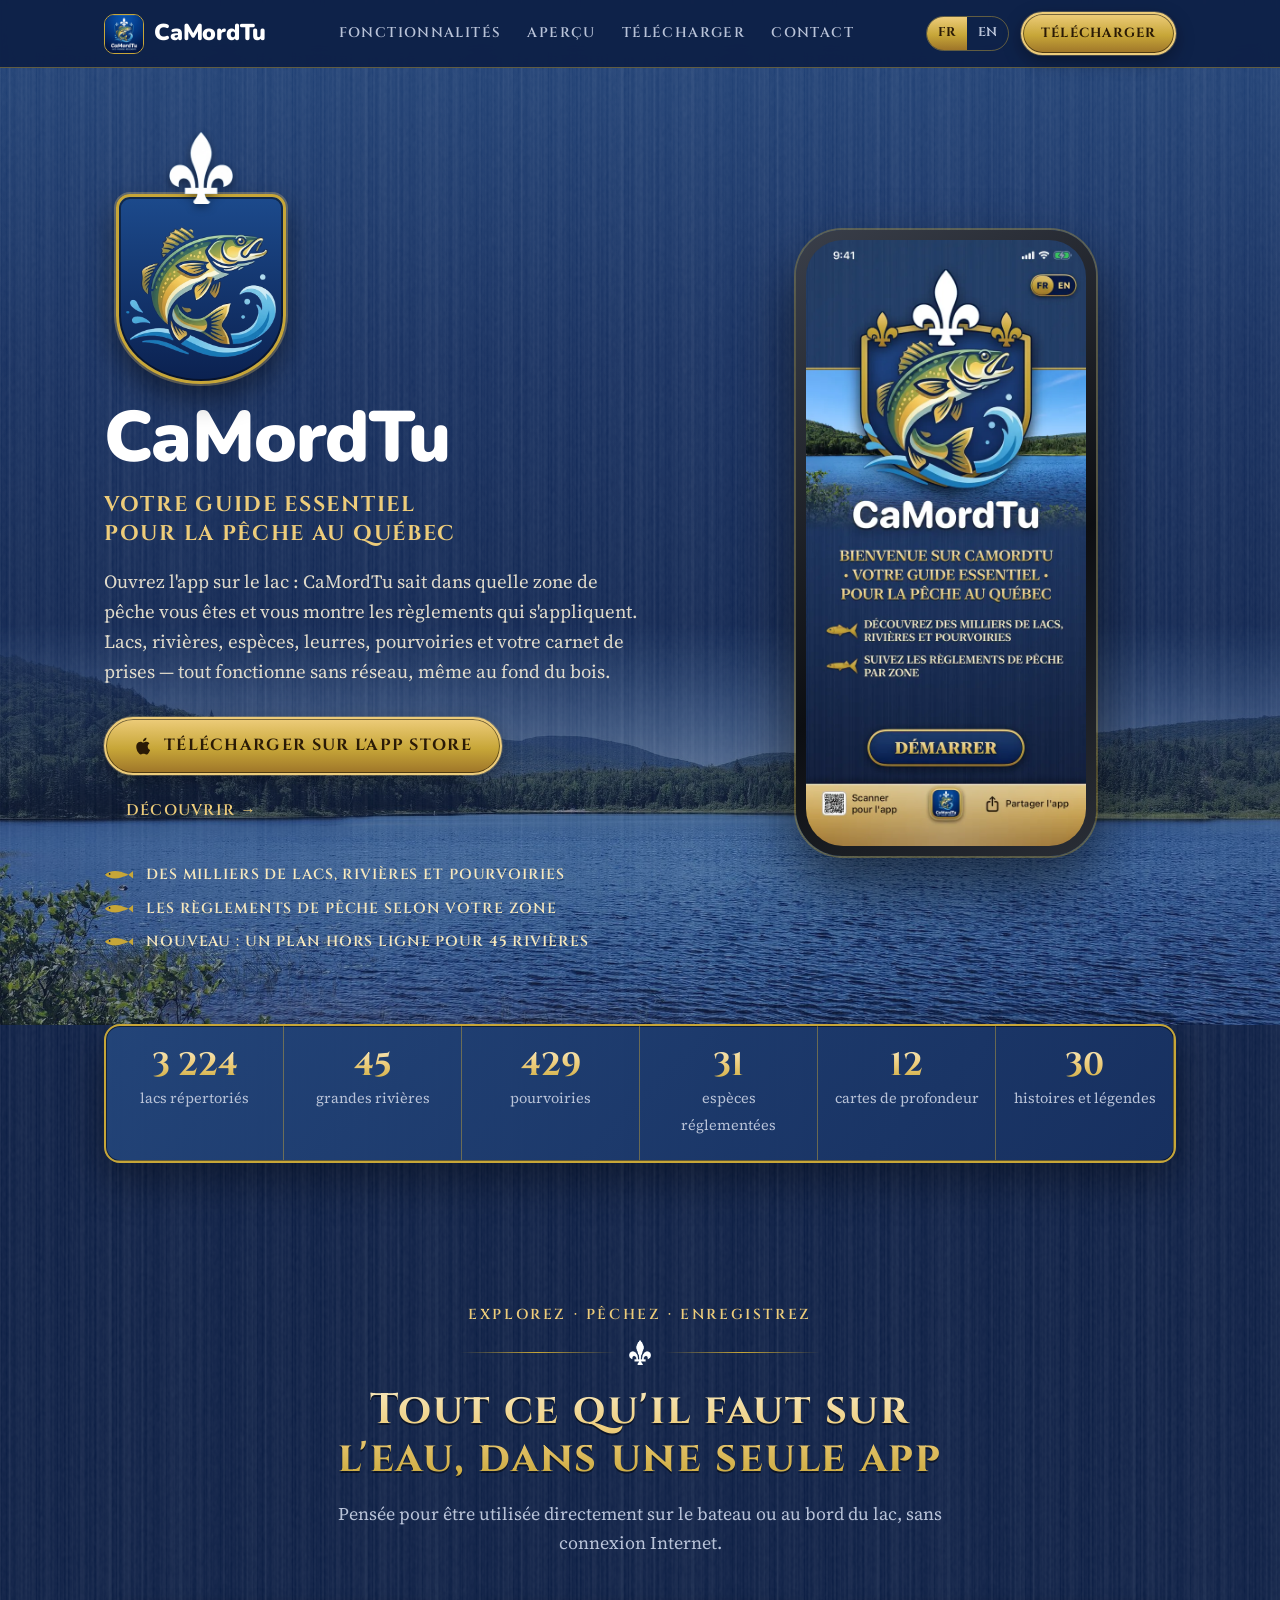
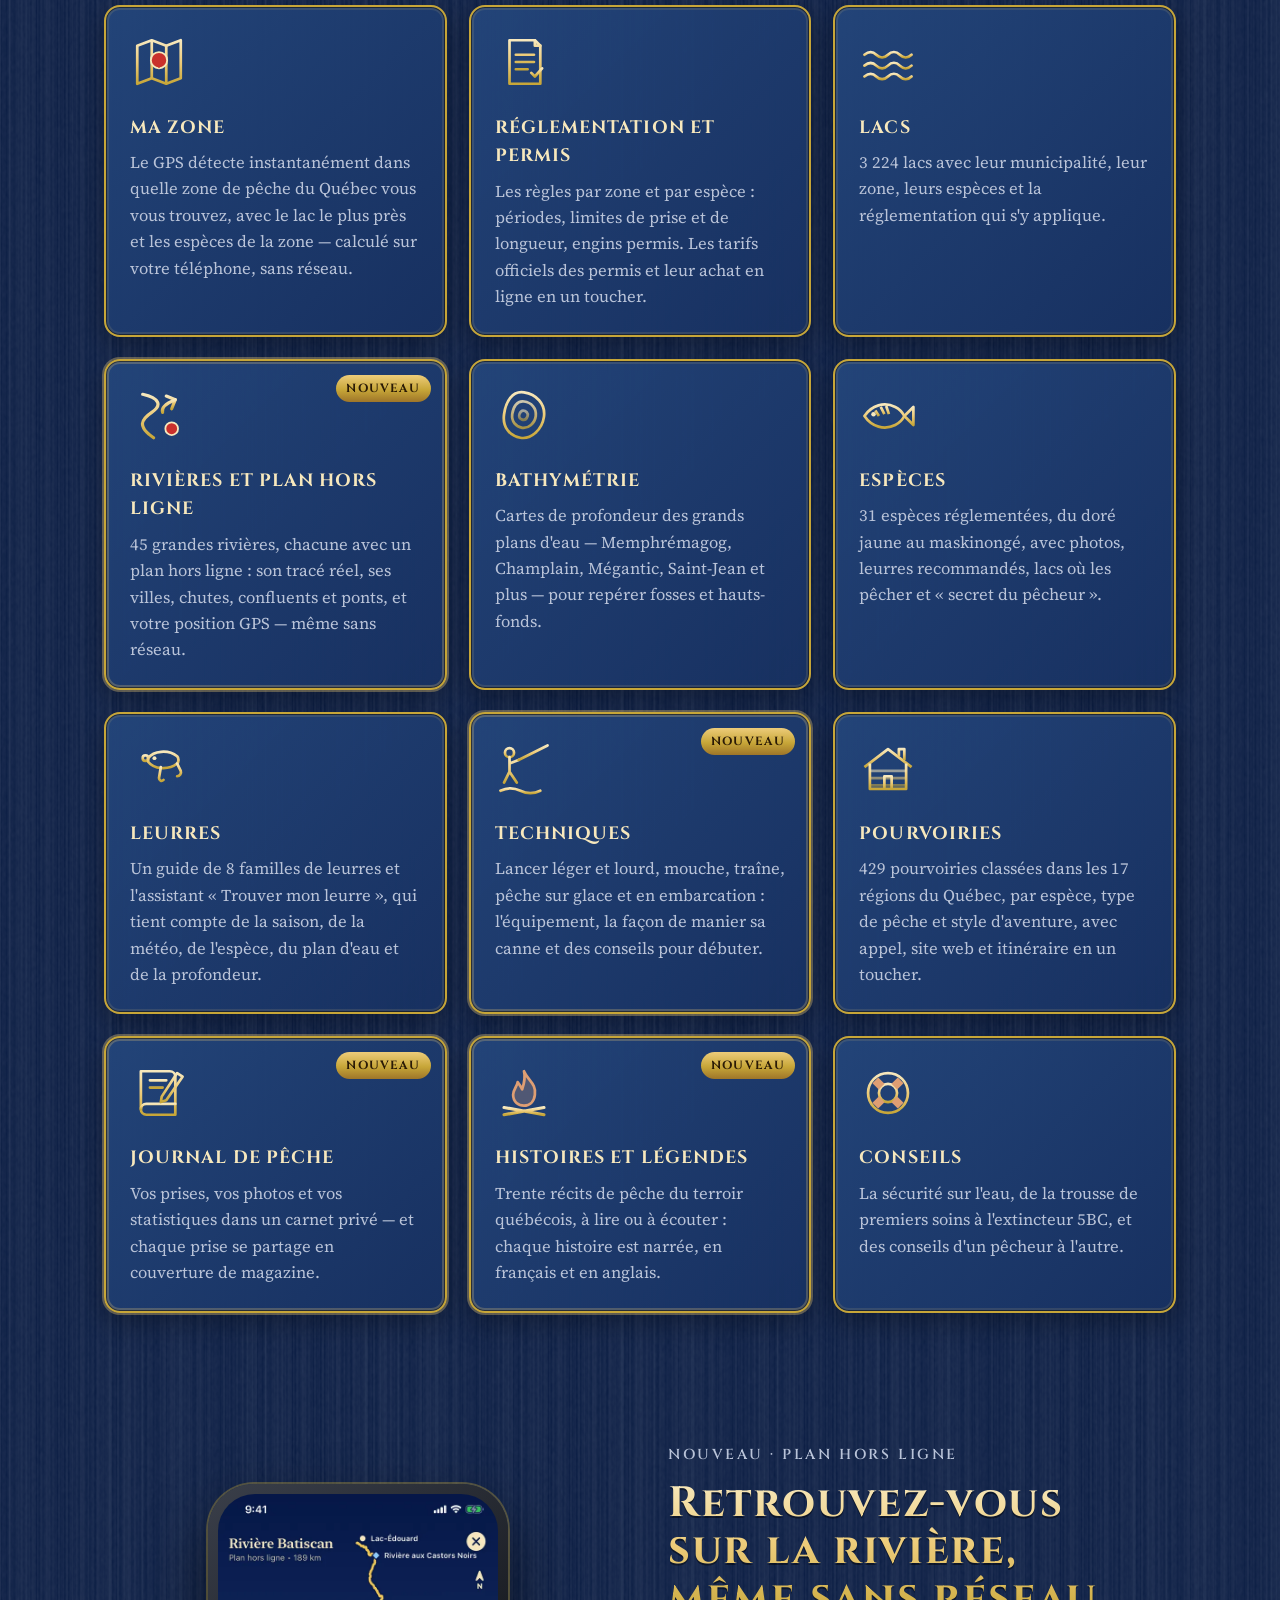
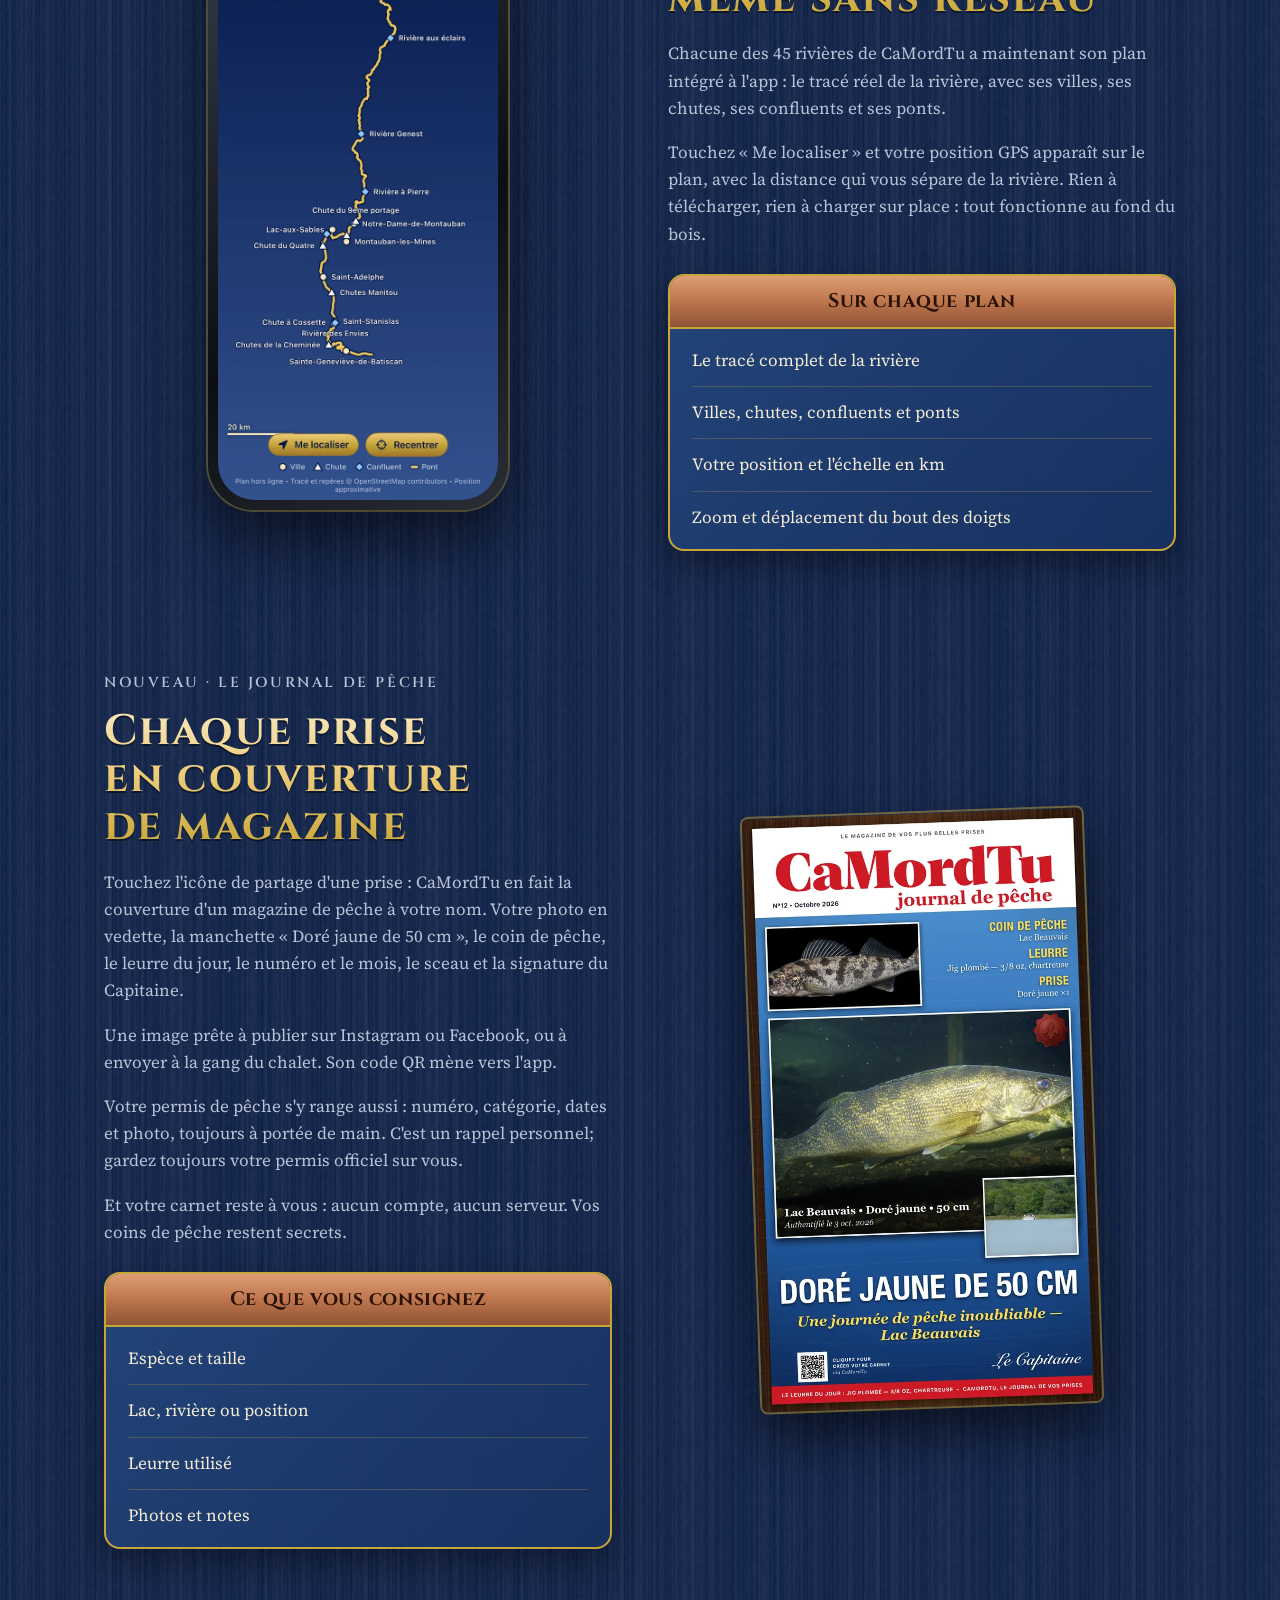
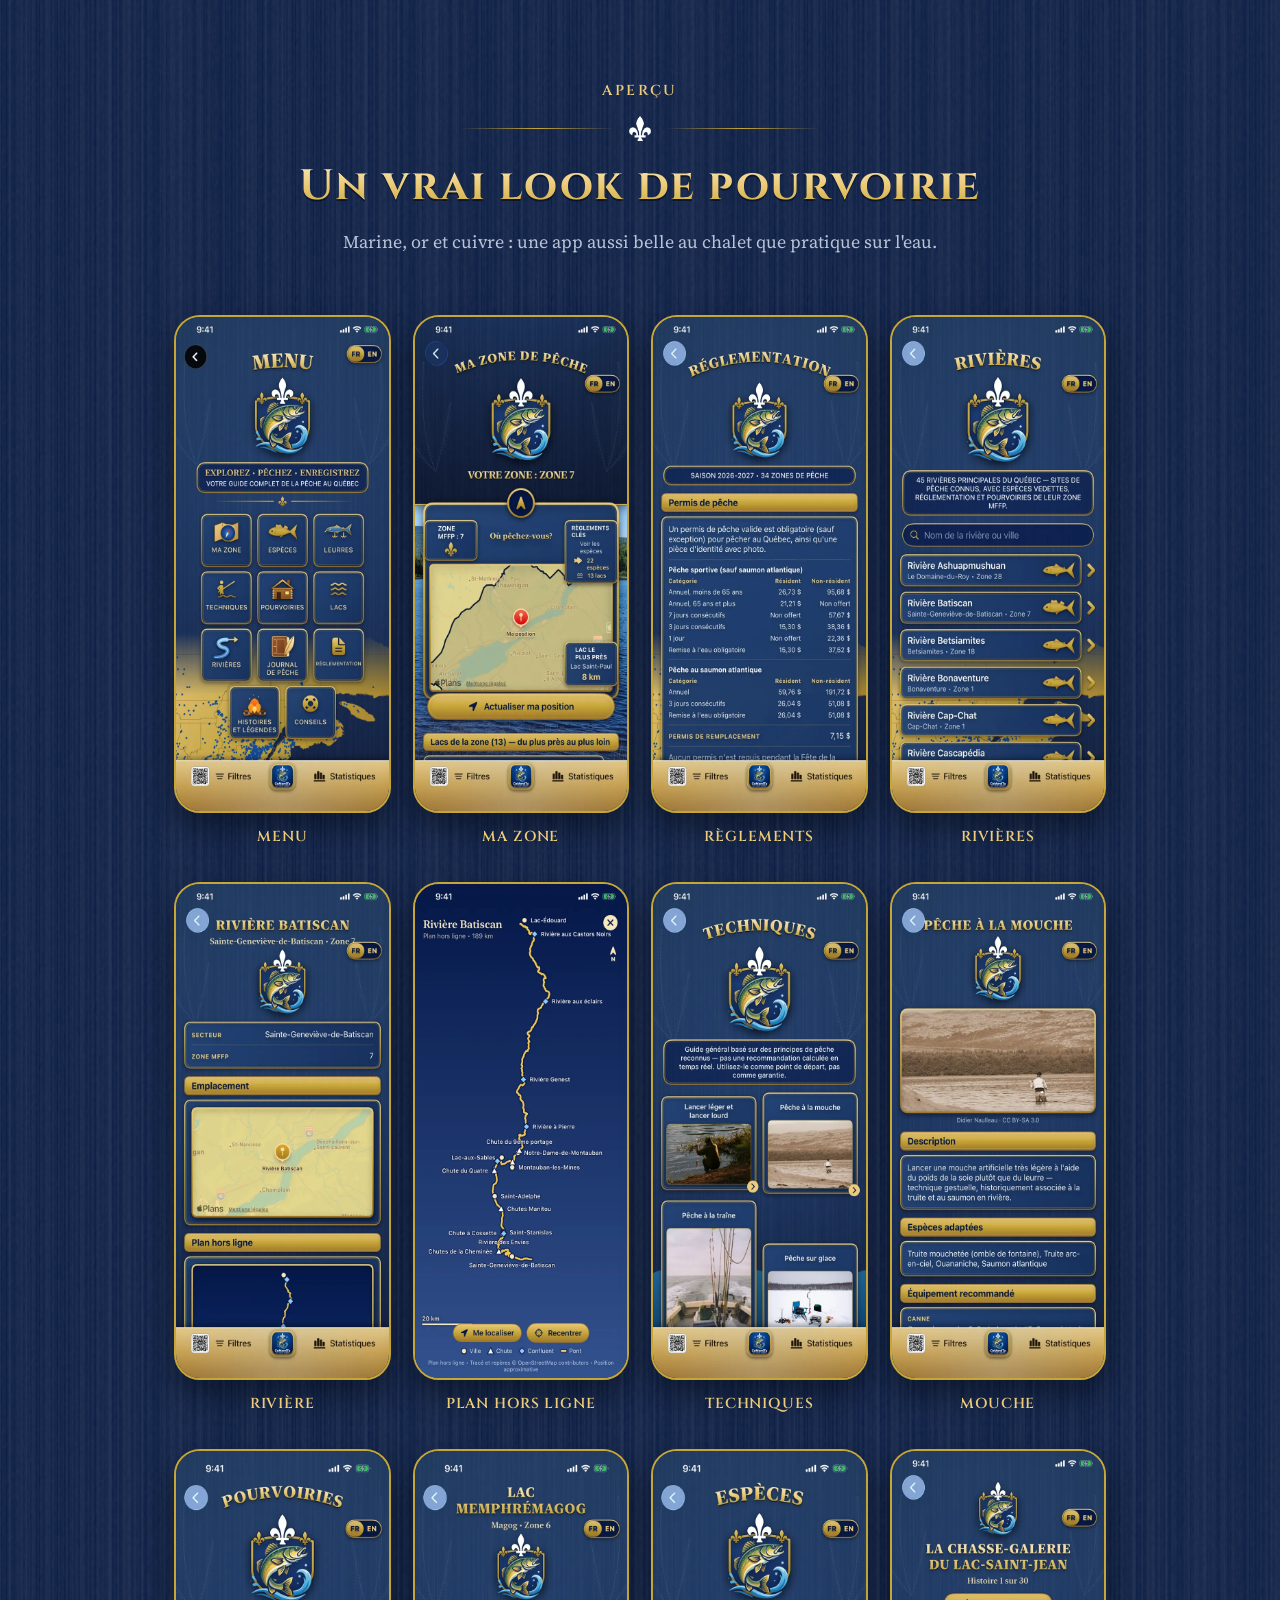
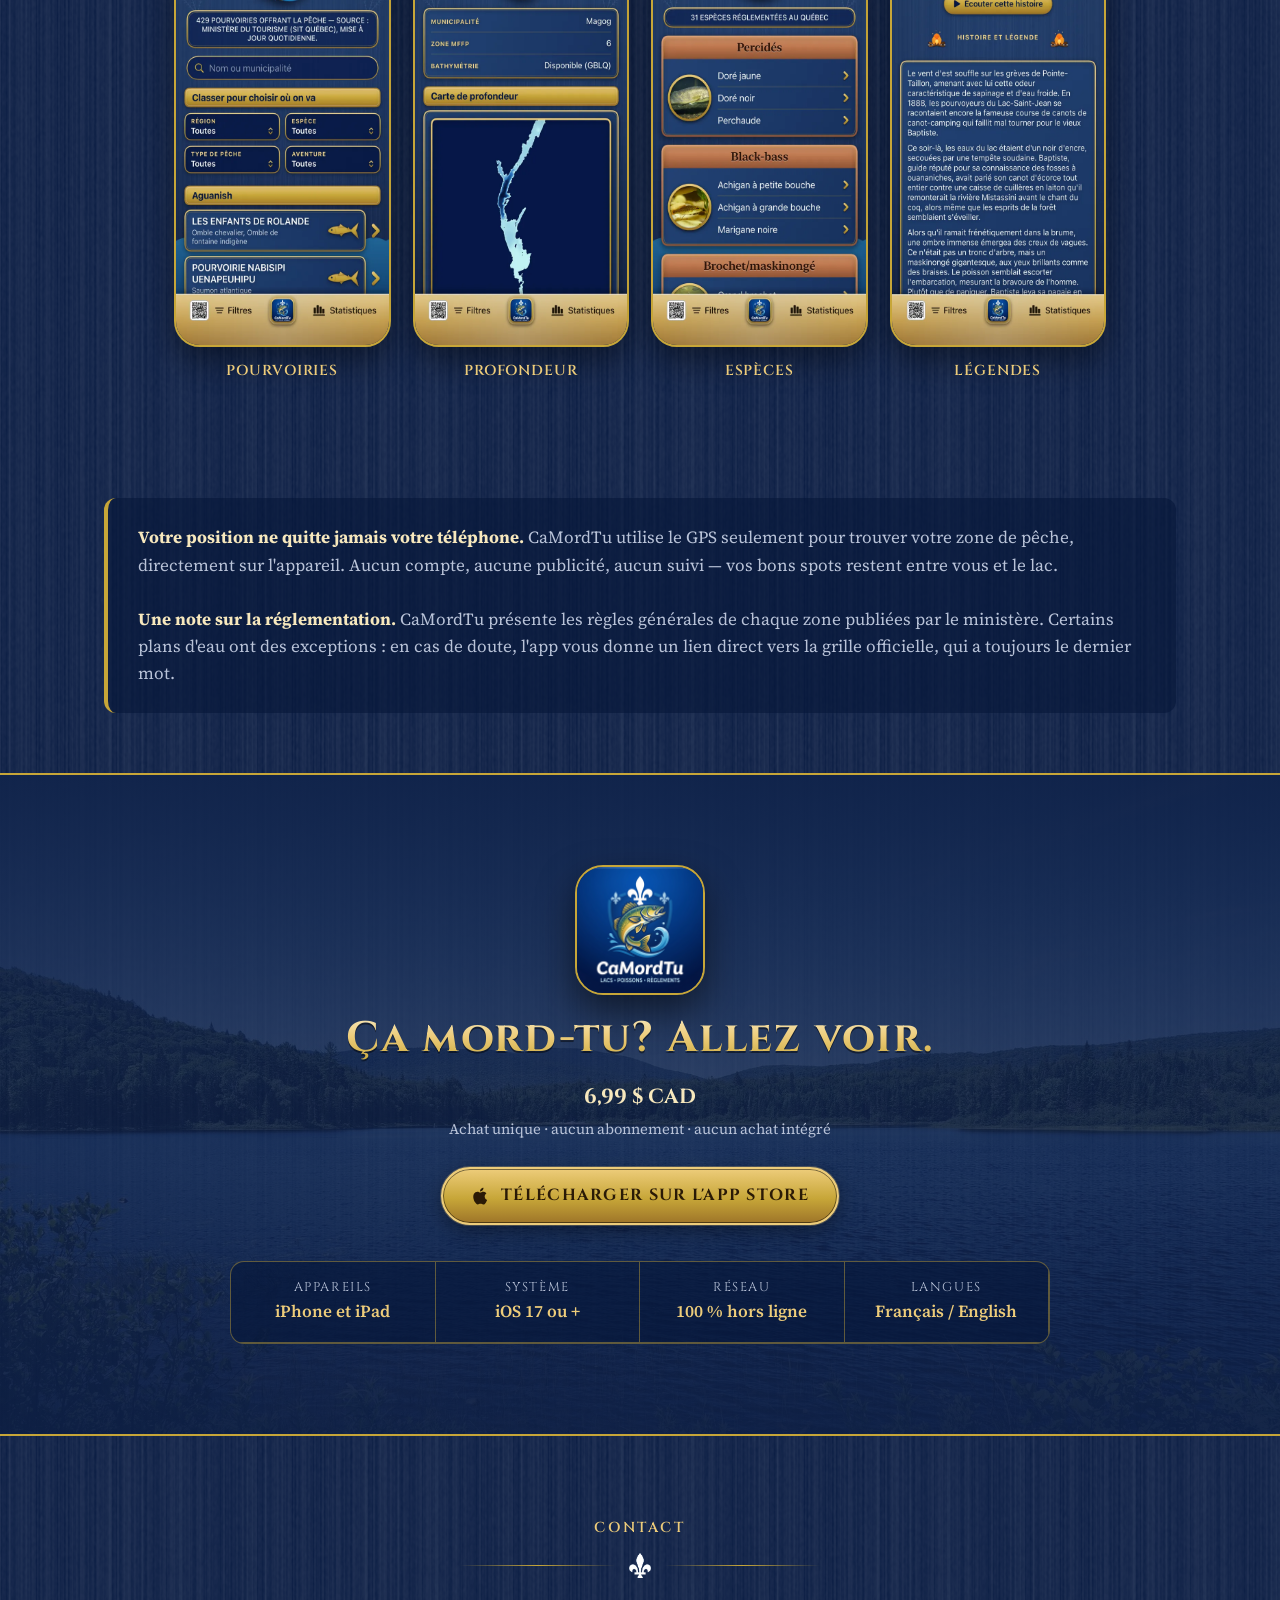
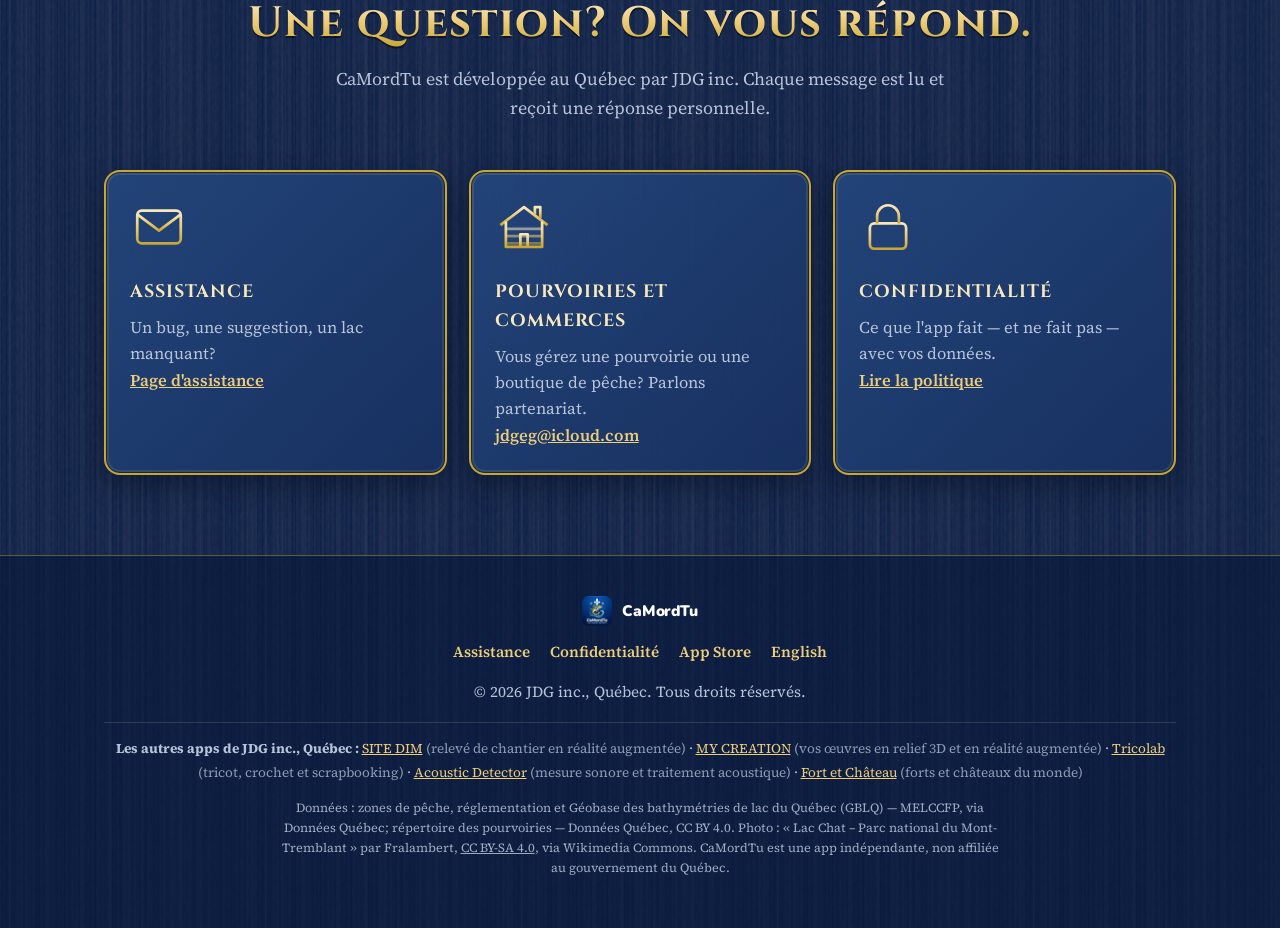
<file: index.html>
<!DOCTYPE html>
<html lang="fr-CA">
<head>
<meta charset="UTF-8">
<meta name="viewport" content="width=device-width, initial-scale=1">
<title>CaMordTu — L'app de pêche du Québec : zones, règlements, lacs</title>
<meta name="description" content="L'app iPhone et iPad de pêche au Québec : votre zone et ses règlements par GPS, 3 224 lacs, cartes de profondeur, espèces, leurres et pourvoiries — hors ligne. 6,99 $.">
<meta name="theme-color" content="#173060">
<link rel="icon" type="image/png" sizes="32x32" href="assets/img/favicon-32.png">
<link rel="apple-touch-icon" href="assets/img/apple-touch-icon.png">
<link rel="alternate" hreflang="fr-CA" href="https://camordtu.netlify.app/">
<link rel="alternate" hreflang="en" href="https://camordtu.netlify.app/en.html">
<meta property="og:type" content="website">
<meta property="og:title" content="CaMordTu — L'app de pêche du Québec : zones, règlements, lacs">
<meta property="og:description" content="Zone GPS, réglementation, 3 224 lacs, espèces, leurres et carnet de pêche privé — 100 % hors ligne.">
<meta property="og:image" content="https://camordtu.netlify.app/assets/img/og-image.jpg">
<meta property="og:locale" content="fr_CA">
<meta name="author" content="Jean-David Giroux, JDG inc.">
<link rel="canonical" href="https://camordtu.netlify.app/">
<link rel="alternate" hreflang="x-default" href="https://camordtu.netlify.app/">
<meta property="og:url" content="https://camordtu.netlify.app/">
<meta property="og:site_name" content="CaMordTu">
<meta name="twitter:card" content="summary_large_image">
<script type="application/ld+json">
{
 "@context": "https://schema.org",
 "@type": "MobileApplication",
 "name": "CaMordTu",
 "operatingSystem": "iOS 17+",
 "applicationCategory": "SportsApplication",
 "inLanguage": [
  "fr-CA",
  "en"
 ],
 "description": "L'app iPhone et iPad de pêche au Québec : votre zone et ses règlements par GPS, 3 224 lacs, cartes de profondeur, espèces, leurres et pourvoiries — hors ligne. 6,99 $.",
 "url": "https://camordtu.netlify.app/",
 "image": "https://camordtu.netlify.app/assets/img/logo.png",
 "installUrl": "https://apps.apple.com/ca/app/camordtu/id6815033212",
 "offers": {
  "@type": "Offer",
  "price": "6.99",
  "priceCurrency": "CAD"
 },
 "author": {
  "@type": "Person",
  "name": "Jean-David Giroux"
 },
 "publisher": {
  "@type": "Organization",
  "name": "JDG inc.",
  "address": {
   "@type": "PostalAddress",
   "addressRegion": "QC",
   "addressCountry": "CA"
  }
 }
}
</script>
<meta name="apple-itunes-app" content="app-id=6815033212">
<link rel="preconnect" href="https://fonts.googleapis.com">
<link rel="preconnect" href="https://fonts.gstatic.com" crossorigin>
<link href="https://fonts.googleapis.com/css2?family=Cinzel:wght@600;700&family=Nunito:wght@900&family=Source+Serif+4:opsz,wght@8..60,400;8..60,600;8..60,700&display=swap" rel="stylesheet">
<link rel="stylesheet" href="assets/style.css">
</head>
<body>

<svg width="0" height="0" style="position:absolute" aria-hidden="true">
  <defs>
    <linearGradient id="g" x1="0" y1="0" x2="0" y2="1"><stop offset="0" stop-color="#f7e8bd"/><stop offset=".5" stop-color="#edcc7a"/><stop offset="1" stop-color="#c7a638"/></linearGradient>
  </defs>
  <symbol id="i-apple" viewBox="0 0 24 24"><path fill="currentColor" d="M16.4 12.6c0-2.4 2-3.6 2.1-3.7-1.2-1.7-3-1.9-3.6-2-1.5-.2-3 .9-3.8.9-.8 0-2-.9-3.3-.9-1.7 0-3.3 1-4.2 2.5-1.8 3.1-.5 7.7 1.3 10.2.9 1.2 1.9 2.6 3.2 2.6 1.3-.1 1.8-.8 3.3-.8 1.6 0 2 .8 3.4.8 1.4 0 2.3-1.3 3.1-2.5 1-1.4 1.4-2.8 1.4-2.9 0 0-2.9-1.1-2.9-4.2zM13.9 5.2c.7-.8 1.2-2 1-3.2-1 0-2.3.7-3 1.5-.7.7-1.2 1.9-1.1 3.1 1.2.1 2.4-.6 3.1-1.4z"/></symbol>
  <symbol id="i-zone" viewBox="0 0 64 64"><g fill="none" stroke="url(#g)" stroke-width="3" stroke-linejoin="round"><path d="M8 14l16-6 16 6 16-6v42l-16 6-16-6-16 6z"/><path d="M24 8v42M40 14v42"/></g><circle cx="32" cy="30" r="9" fill="#c9302c" stroke="#f7e8bd" stroke-width="2"/><path d="M32 39l-5-7h10z" fill="#c9302c"/></symbol>
  <symbol id="i-rules" viewBox="0 0 64 64"><g fill="none" stroke="url(#g)" stroke-width="3" stroke-linecap="round" stroke-linejoin="round"><path d="M16 8h28l6 6v42H16z"/><path d="M44 8v6h6M23 24h20M23 32h20M23 40h13"/><path d="M40 44l4 4 8-9"/></g></symbol>
  <symbol id="i-lake" viewBox="0 0 64 64"><g fill="none" stroke="url(#g)" stroke-width="3" stroke-linecap="round"><path d="M6 24c5-4 9-4 13 0s9 4 13 0 9-4 13 0 9 4 13 0"/><path d="M6 36c5-4 9-4 13 0s9 4 13 0 9-4 13 0 9 4 13 0"/><path d="M6 48c5-4 9-4 13 0s9 4 13 0 9-4 13 0 9 4 13 0"/></g></symbol>
  <symbol id="i-depth" viewBox="0 0 64 64"><g fill="none" stroke="url(#g)" stroke-width="3"><path d="M32 6c13 2 24 12 22 27-2 14-14 25-26 23S8 44 10 30 19 4 32 6z"/><path d="M32 16c8 1 14 7 13 16-1 8-8 14-15 13s-12-7-11-15 5-15 13-14z" opacity=".8"/><path d="M31 26c3 0 6 3 5 6s-3 5-6 4-4-3-3-6 2-4 4-4z" opacity=".6"/></g></symbol>
  <symbol id="i-fish" viewBox="0 0 64 64"><g fill="none" stroke="url(#g)" stroke-width="3" stroke-linejoin="round"><path d="M6 32c8-12 22-16 34-10 4 2 8 6 10 10-2 4-6 8-10 10-12 6-26 2-34-10z"/><path d="M50 32l10-10v20z"/><path d="M24 22l4 8M30 21l3 9M18 26l4 6"/></g><circle cx="16" cy="30" r="2.5" fill="#f7e8bd"/></symbol>
  <symbol id="i-lure" viewBox="0 0 64 64"><g fill="none" stroke="url(#g)" stroke-width="3" stroke-linecap="round" stroke-linejoin="round"><path d="M6 20h8"/><circle cx="17" cy="20" r="3"/><path d="M20 20c6-8 22-10 32-2 2 2 2 6 0 8-10 8-26 6-32-2z"/><path d="M52 26l4 8c1 3-1 6-4 6"/><path d="M34 30l-2 12c0 3 3 4 5 2"/></g><circle cx="27" cy="20" r="2.2" fill="#f7e8bd"/></symbol>
  <symbol id="i-cabin" viewBox="0 0 64 64"><g fill="none" stroke="url(#g)" stroke-width="3" stroke-linejoin="round"><path d="M6 30L32 10l26 20"/><path d="M12 26v28h40V26"/><path d="M12 34h40M12 42h40M12 50h40" opacity=".55"/><path d="M28 54V40h8v14"/><path d="M44 18v-8h6v12"/></g></symbol>
  <symbol id="i-book" viewBox="0 0 64 64"><g fill="none" stroke="url(#g)" stroke-width="3" stroke-linejoin="round" stroke-linecap="round"><path d="M12 8h32a6 6 0 016 6v42H18a6 6 0 01-6-6z"/><path d="M12 50a6 6 0 016-6h32"/><path d="M22 18h18M22 26h14"/><path d="M52 10l6 4-18 26-6 2 1-6z"/></g></symbol>
  <symbol id="i-fire" viewBox="0 0 64 64"><g fill="none" stroke-linejoin="round" stroke-linecap="round"><path d="M32 8c4 10 14 14 12 26-1 8-6 12-12 12s-12-4-12-12c0-6 4-8 5-14 3 4 4 6 5 8 2-6 4-12 2-20z" stroke="#de9e73" stroke-width="3" fill="rgba(222,158,115,.25)"/><path d="M10 56l44-8M10 48l44 8" stroke="url(#g)" stroke-width="3.5"/></g></symbol>
  <symbol id="i-lock" viewBox="0 0 64 64"><g fill="none" stroke="url(#g)" stroke-width="3" stroke-linejoin="round"><rect x="12" y="28" width="40" height="28" rx="5"/><path d="M20 28v-8a12 12 0 0124 0v8"/><path d="M32 38v8" stroke-linecap="round"/></g></symbol>
  <symbol id="i-mail" viewBox="0 0 64 64"><g fill="none" stroke="url(#g)" stroke-width="3" stroke-linejoin="round"><rect x="8" y="14" width="48" height="36" rx="5"/><path d="M8 18l24 18 24-18"/></g></symbol>
  <symbol id="i-river" viewBox="0 0 64 64"><g fill="none" stroke="url(#g)" stroke-width="3.5" stroke-linecap="round" stroke-linejoin="round"><path d="M14 8c18 4 22 12 10 20S8 44 26 56"/><path d="M40 10l10 4-4 10"/><path d="M50 14C40 18 34 22 36 28"/></g><circle cx="46" cy="46" r="7" fill="#c9302c" stroke="#f7e8bd" stroke-width="2"/></symbol>
  <symbol id="i-rod" viewBox="0 0 64 64"><g fill="none" stroke="url(#g)" stroke-width="3" stroke-linecap="round" stroke-linejoin="round"><circle cx="16" cy="14" r="5"/><path d="M16 19v16l-6 12M16 35l8 12M16 26l10-4"/><path d="M26 22L58 6"/><path d="M58 6v26"/><path d="M6 56c8-4 14-4 22 0s14 4 22 0"/></g></symbol>
  <symbol id="i-buoy" viewBox="0 0 64 64"><g fill="none" stroke="url(#g)" stroke-width="3"><circle cx="32" cy="32" r="22"/><circle cx="32" cy="32" r="10"/></g><g stroke="#de9e73" stroke-width="9" fill="none"><path d="M18 18l7 7M46 18l-7 7M18 46l7-7M46 46l-7-7"/></g></symbol>
  <symbol id="i-bullet" viewBox="0 0 64 24"><path d="M2 12c8-8 22-10 34-6 6 2 12 4 16 6-4 2-10 4-16 6-12 4-26 2-34-6z" fill="#c7a638"/><path d="M52 12l10-8v16z" fill="#c7a638"/><circle cx="12" cy="10.5" r="1.8" fill="#0d1f45"/></symbol>
</svg>

<header class="top">
  <div class="wrap">
    <a class="brand" href="#accueil"><img src="assets/img/apple-touch-icon.png" alt="" width="40" height="40"><span class="wordmark">CaMordTu</span></a>
    <nav class="top-nav" aria-label="Navigation principale">
      <a href="#fonctionnalites">Fonctionnalités</a>
      <a href="#apercu">Aperçu</a>
      <a href="#telecharger">Télécharger</a>
      <a href="#contact">Contact</a>
    </nav>
    <div class="top-right">
      <div class="lang-toggle"><a href="./" class="active" lang="fr">FR</a><a href="en.html" lang="en">EN</a></div>
      <a class="btn-gold solid" href="https://apps.apple.com/ca/app/camordtu/id6815033212">Télécharger</a>
    </div>
  </div>
</header>

<main>
<section class="hero" id="accueil">
  <div class="wrap">
    <div class="hero-grid">
      <div>
        <div class="crest">
          <img class="fleur" src="assets/img/fleur-de-lys.png" alt="" width="64" height="72">
          <div class="shield"><img src="assets/img/crest-fish.webp" alt="Doré jaune bondissant hors de l'eau" width="150" height="130"></div>
        </div>
        <h1 class="wordmark">CaMordTu</h1>
        <p class="tagline">Votre guide essentiel<br>pour la pêche au Québec</p>
        <p class="lead">Ouvrez l'app sur le lac : CaMordTu sait dans quelle zone de pêche vous êtes et vous montre les règlements qui s'appliquent. Lacs, rivières, espèces, leurres, pourvoiries et votre carnet de prises — tout fonctionne sans réseau, même au fond du bois.</p>
        <div class="hero-ctas">
          <a class="btn-gold solid" href="https://apps.apple.com/ca/app/camordtu/id6815033212"><svg class="appstore-icon"><use href="#i-apple"/></svg>Télécharger sur l'App Store</a>
          <a class="btn-ghost" href="#fonctionnalites">Découvrir →</a>
        </div>
        <ul class="hero-bullets">
          <li><svg viewBox="0 0 64 24"><use href="#i-bullet"/></svg>Des milliers de lacs, rivières et pourvoiries</li>
          <li><svg viewBox="0 0 64 24"><use href="#i-bullet"/></svg>Les règlements de pêche selon votre zone</li>
          <li><svg viewBox="0 0 64 24"><use href="#i-bullet"/></svg>Nouveau : un plan hors ligne pour 45 rivières</li>
        </ul>
      </div>
      <div class="phone"><img src="assets/img/app/fr-accueil.webp" alt="Écran d'accueil de l'app CaMordTu" width="620" height="1342"></div>
    </div>
  </div>
</section>

<section class="numbers" aria-label="CaMordTu en chiffres">
  <div class="wrap">
    <div class="num-grid">
      <div class="num"><b>3 224</b><span>lacs répertoriés</span></div>
      <div class="num"><b>45</b><span>grandes rivières</span></div>
      <div class="num"><b>429</b><span>pourvoiries</span></div>
      <div class="num"><b>31</b><span>espèces réglementées</span></div>
      <div class="num"><b>12</b><span>cartes de profondeur</span></div>
      <div class="num"><b>30</b><span>histoires et légendes</span></div>
    </div>
  </div>
</section>

<section class="features" id="fonctionnalites">
  <div class="wrap">
    <p class="eyebrow">Explorez · Pêchez · Enregistrez</p>
    <div class="divider"><img src="assets/img/fleur-de-lys.png" alt=""></div>
    <h2 class="section-title engraved">Tout ce qu'il faut sur l'eau, dans une seule app</h2>
    <p class="section-lead">Pensée pour être utilisée directement sur le bateau ou au bord du lac, sans connexion Internet.</p>
    <div class="tile-grid">
      <article class="tile"><svg class="icon"><use href="#i-zone"/></svg><h3>Ma zone</h3><p>Le GPS détecte instantanément dans quelle zone de pêche du Québec vous vous trouvez, avec le lac le plus près et les espèces de la zone — calculé sur votre téléphone, sans réseau.</p></article>
      <article class="tile"><svg class="icon"><use href="#i-rules"/></svg><h3>Réglementation et permis</h3><p>Les règles par zone et par espèce : périodes, limites de prise et de longueur, engins permis. Les tarifs officiels des permis et leur achat en ligne en un toucher.</p></article>
      <article class="tile"><svg class="icon"><use href="#i-lake"/></svg><h3>Lacs</h3><p>3 224 lacs avec leur municipalité, leur zone, leurs espèces et la réglementation qui s'y applique.</p></article>
      <article class="tile is-new"><span class="new-badge">Nouveau</span><svg class="icon"><use href="#i-river"/></svg><h3>Rivières et plan hors ligne</h3><p>45 grandes rivières, chacune avec un plan hors ligne : son tracé réel, ses villes, chutes, confluents et ponts, et votre position GPS — même sans réseau.</p></article>
      <article class="tile"><svg class="icon"><use href="#i-depth"/></svg><h3>Bathymétrie</h3><p>Cartes de profondeur des grands plans d'eau — Memphrémagog, Champlain, Mégantic, Saint-Jean et plus — pour repérer fosses et hauts-fonds.</p></article>
      <article class="tile"><svg class="icon"><use href="#i-fish"/></svg><h3>Espèces</h3><p>31 espèces réglementées, du doré jaune au maskinongé, avec photos, leurres recommandés, lacs où les pêcher et « secret du pêcheur ».</p></article>
      <article class="tile"><svg class="icon"><use href="#i-lure"/></svg><h3>Leurres</h3><p>Un guide de 8 familles de leurres et l'assistant « Trouver mon leurre », qui tient compte de la saison, de la météo, de l'espèce, du plan d'eau et de la profondeur.</p></article>
      <article class="tile is-new"><span class="new-badge">Nouveau</span><svg class="icon"><use href="#i-rod"/></svg><h3>Techniques</h3><p>Lancer léger et lourd, mouche, traîne, pêche sur glace et en embarcation : l'équipement, la façon de manier sa canne et des conseils pour débuter.</p></article>
      <article class="tile"><svg class="icon"><use href="#i-cabin"/></svg><h3>Pourvoiries</h3><p>429 pourvoiries classées dans les 17 régions du Québec, par espèce, type de pêche et style d'aventure, avec appel, site web et itinéraire en un toucher.</p></article>
      <article class="tile is-new"><span class="new-badge">Nouveau</span><svg class="icon"><use href="#i-book"/></svg><h3>Journal de pêche</h3><p>Vos prises, vos photos et vos statistiques dans un carnet privé — et chaque prise se partage en couverture de magazine.</p></article>
      <article class="tile is-new"><span class="new-badge">Nouveau</span><svg class="icon"><use href="#i-fire"/></svg><h3>Histoires et légendes</h3><p>Trente récits de pêche du terroir québécois, à lire ou à écouter : chaque histoire est narrée, en français et en anglais.</p></article>
      <article class="tile"><svg class="icon"><use href="#i-buoy"/></svg><h3>Conseils</h3><p>La sécurité sur l'eau, de la trousse de premiers soins à l'extincteur 5BC, et des conseils d'un pêcheur à l'autre.</p></article>
    </div>
  </div>
</section>

<section class="split" aria-labelledby="plan-titre">
  <div class="wrap">
    <div class="split-grid reverse">
      <div class="phone"><img src="assets/img/app/fr-plan.webp" alt="Plan hors ligne de la rivière Batiscan avec ses villes, chutes et confluents" width="620" height="1342" loading="lazy"></div>
      <div>
        <p class="eyebrow left">Nouveau · Plan hors ligne</p>
        <h2 class="section-title engraved" id="plan-titre">Retrouvez-vous sur la rivière, même sans réseau</h2>
        <p>Chacune des 45 rivières de CaMordTu a maintenant son plan intégré à l'app : le tracé réel de la rivière, avec ses villes, ses chutes, ses confluents et ses ponts.</p>
        <p>Touchez « Me localiser » et votre position GPS apparaît sur le plan, avec la distance qui vous sépare de la rivière. Rien à télécharger, rien à charger sur place : tout fonctionne au fond du bois.</p>
        <div class="panel" style="margin-top:26px">
          <div class="panel-head">Sur chaque plan</div>
          <ul>
            <li class="plain">Le tracé complet de la rivière</li>
            <li class="plain">Villes, chutes, confluents et ponts</li>
            <li class="plain">Votre position et l'échelle en km</li>
            <li class="plain">Zoom et déplacement du bout des doigts</li>
          </ul>
        </div>
      </div>
    </div>
  </div>
</section>

<section class="split" aria-labelledby="carnet-titre">
  <div class="wrap">
    <div class="split-grid">
      <div>
        <p class="eyebrow left">Nouveau · Le journal de pêche</p>
        <h2 class="section-title engraved" id="carnet-titre">Chaque prise en couverture de magazine</h2>
        <p>Touchez l'icône de partage d'une prise : CaMordTu en fait la couverture d'un magazine de pêche à votre nom. Votre photo en vedette, la manchette « Doré jaune de 50 cm », le coin de pêche, le leurre du jour, le numéro et le mois, le sceau et la signature du Capitaine.</p>
        <p>Une image prête à publier sur Instagram ou Facebook, ou à envoyer à la gang du chalet. Son code QR mène vers l'app.</p>
        <p>Votre permis de pêche s'y range aussi : numéro, catégorie, dates et photo, toujours à portée de main. C'est un rappel personnel; gardez toujours votre permis officiel sur vous.</p>
        <p>Et votre carnet reste à vous : aucun compte, aucun serveur. Vos coins de pêche restent secrets.</p>
        <div class="panel" style="margin-top:26px">
          <div class="panel-head">Ce que vous consignez</div>
          <ul>
            <li class="plain">Espèce et taille</li>
            <li class="plain">Lac, rivière ou position</li>
            <li class="plain">Leurre utilisé</li>
            <li class="plain">Photos et notes</li>
          </ul>
        </div>
      </div>
      <figure class="cover-shot"><img src="assets/img/app/fr-couverture.webp" alt="Une prise exportée en couverture de magazine : doré jaune de 50 cm au lac Beauvais" width="640" height="1119" loading="lazy"></figure>
    </div>
  </div>
</section>

<section class="gallery" id="apercu">
  <div class="wrap">
    <p class="eyebrow">Aperçu</p>
    <div class="divider"><img src="assets/img/fleur-de-lys.png" alt=""></div>
    <h2 class="section-title engraved">Un vrai look de pourvoirie</h2>
    <p class="section-lead">Marine, or et cuivre : une app aussi belle au chalet que pratique sur l'eau.</p>
  </div>
  <div class="shots eight">
    <figure><img src="assets/img/app/fr-menu.webp" alt="Menu principal" width="230" height="498" loading="lazy"><figcaption>Menu</figcaption></figure>
    <figure><img src="assets/img/app/fr-zone.webp" alt="Ma zone détectée par GPS" width="230" height="498" loading="lazy"><figcaption>Ma zone</figcaption></figure>
    <figure><img src="assets/img/app/fr-reglementation.webp" alt="Réglementation et permis" width="230" height="498" loading="lazy"><figcaption>Règlements</figcaption></figure>
    <figure><img src="assets/img/app/fr-rivieres.webp" alt="Liste des 45 rivières" width="230" height="498" loading="lazy"><figcaption>Rivières</figcaption></figure>
    <figure><img src="assets/img/app/fr-riviere.webp" alt="Fiche de la rivière Batiscan" width="230" height="498" loading="lazy"><figcaption>Rivière</figcaption></figure>
    <figure><img src="assets/img/app/fr-plan.webp" alt="Plan hors ligne de la rivière Batiscan" width="230" height="498" loading="lazy"><figcaption>Plan hors ligne</figcaption></figure>
    <figure><img src="assets/img/app/fr-techniques.webp" alt="Les techniques de pêche" width="230" height="498" loading="lazy"><figcaption>Techniques</figcaption></figure>
    <figure><img src="assets/img/app/fr-technique.webp" alt="Fiche de la pêche à la mouche" width="230" height="498" loading="lazy"><figcaption>Mouche</figcaption></figure>
    <figure><img src="assets/img/app/fr-pourvoiries.webp" alt="Pourvoiries classées par région, espèce et aventure" width="230" height="498" loading="lazy"><figcaption>Pourvoiries</figcaption></figure>
    <figure><img src="assets/img/app/fr-profondeur.webp" alt="Carte de profondeur du lac Memphrémagog" width="230" height="498" loading="lazy"><figcaption>Profondeur</figcaption></figure>
    <figure><img src="assets/img/app/fr-especes.webp" alt="Les 31 espèces réglementées" width="230" height="498" loading="lazy"><figcaption>Espèces</figcaption></figure>
    <figure><img src="assets/img/app/fr-legende.webp" alt="Une légende à écouter" width="230" height="498" loading="lazy"><figcaption>Légendes</figcaption></figure>
  </div>
</section>

<section class="note">
  <div class="wrap">
    <div class="note-box">
      <b>Votre position ne quitte jamais votre téléphone.</b> CaMordTu utilise le GPS seulement pour
      trouver votre zone de pêche, directement sur l'appareil. Aucun compte, aucune publicité, aucun
      suivi — vos bons spots restent entre vous et le lac.
      <br><br>
      <b>Une note sur la réglementation.</b> CaMordTu présente les règles générales de chaque zone
      publiées par le ministère. Certains plans d'eau ont des exceptions : en cas de doute, l'app vous
      donne un lien direct vers la grille officielle, qui a toujours le dernier mot.
    </div>
  </div>
</section>

<section class="download" id="telecharger">
  <div class="wrap">
    <img class="dl-logo" src="assets/img/logo.png" alt="Icône de l'app CaMordTu" width="130" height="130" loading="lazy">
    <h2 class="section-title engraved">Ça mord-tu? Allez voir.</h2>
    <p class="price">6,99 $ CAD<small>Achat unique · aucun abonnement · aucun achat intégré</small></p>
    <div class="dl-ctas">
      <a class="btn-gold solid" href="https://apps.apple.com/ca/app/camordtu/id6815033212"><svg class="appstore-icon"><use href="#i-apple"/></svg>Télécharger sur l'App Store</a>
    </div>
    <div class="req-grid">
      <div class="req"><div class="label">Appareils</div><div class="value">iPhone et iPad</div></div>
      <div class="req"><div class="label">Système</div><div class="value">iOS 17 ou +</div></div>
      <div class="req"><div class="label">Réseau</div><div class="value">100 % hors ligne</div></div>
      <div class="req"><div class="label">Langues</div><div class="value">Français / English</div></div>
    </div>
  </div>
</section>

<section class="contact" id="contact">
  <div class="wrap">
    <p class="eyebrow">Contact</p>
    <div class="divider"><img src="assets/img/fleur-de-lys.png" alt=""></div>
    <h2 class="section-title engraved">Une question? On vous répond.</h2>
    <p class="section-lead">CaMordTu est développée au Québec par JDG inc. Chaque message est lu et reçoit une réponse personnelle.</p>
    <div class="contact-grid">
      <article class="tile"><svg class="icon"><use href="#i-mail"/></svg><h3>Assistance</h3><p>Un bug, une suggestion, un lac manquant?<br><a href="support.html">Page d'assistance</a></p></article>
      <article class="tile"><svg class="icon"><use href="#i-cabin"/></svg><h3>Pourvoiries et commerces</h3><p>Vous gérez une pourvoirie ou une boutique de pêche? Parlons partenariat.<br><a href="mailto:jdgeg@icloud.com?subject=CaMordTu%20-%20Partenariat">jdgeg@icloud.com</a></p></article>
      <article class="tile"><svg class="icon"><use href="#i-lock"/></svg><h3>Confidentialité</h3><p>Ce que l'app fait — et ne fait pas — avec vos données.<br><a href="privacy.html">Lire la politique</a></p></article>
    </div>
  </div>
</section>
</main>

<footer>
  <div class="wrap">
    <div class="foot-brand"><img src="assets/img/favicon-32.png" alt="" width="30" height="30"><span class="wordmark">CaMordTu</span></div>
    <div class="foot-links">
      <a href="support.html">Assistance</a>
      <a href="privacy.html">Confidentialité</a>
      <a href="https://apps.apple.com/ca/app/camordtu/id6815033212">App Store</a>
      <a href="en.html">English</a>
    </div>
    <p>© 2026 JDG inc., Québec. Tous droits réservés.</p>
    <div class="jdg-apps" style="margin-top:18px;padding-top:14px;border-top:1px solid rgba(127,127,127,.3);font-size:.88em;line-height:1.8;text-align:center"><strong>Les autres apps de JDG inc., Québec :</strong> <a href="https://sitedim.netlify.app/fr/index.html">SITE DIM</a> <span style="opacity:.75">(relevé de chantier en réalité augmentée)</span> · <a href="https://appmycreation.com/">MY CREATION</a> <span style="opacity:.75">(vos œuvres en relief 3D et en réalité augmentée)</span> · <a href="https://tricolab.netlify.app/fr/index.html">Tricolab</a> <span style="opacity:.75">(tricot, crochet et scrapbooking)</span> · <a href="https://acousticdetector.netlify.app/fr/index.html">Acoustic Detector</a> <span style="opacity:.75">(mesure sonore et traitement acoustique)</span> · <a href="https://fortchateau.netlify.app/fr/index.html">Fort et Château</a> <span style="opacity:.75">(forts et châteaux du monde)</span></div>
<p class="credits">Données : zones de pêche, réglementation et Géobase des bathymétries de lac du Québec (GBLQ) — MELCCFP, via Données Québec; répertoire des pourvoiries — Données Québec, CC BY 4.0. Photo : « Lac Chat – Parc national du Mont-Tremblant » par Fralambert, <a href="https://creativecommons.org/licenses/by-sa/4.0/deed.fr">CC BY-SA 4.0</a>, via Wikimedia Commons. CaMordTu est une app indépendante, non affiliée au gouvernement du Québec.</p>
  </div>
</footer>

</body>
</html>
</file>
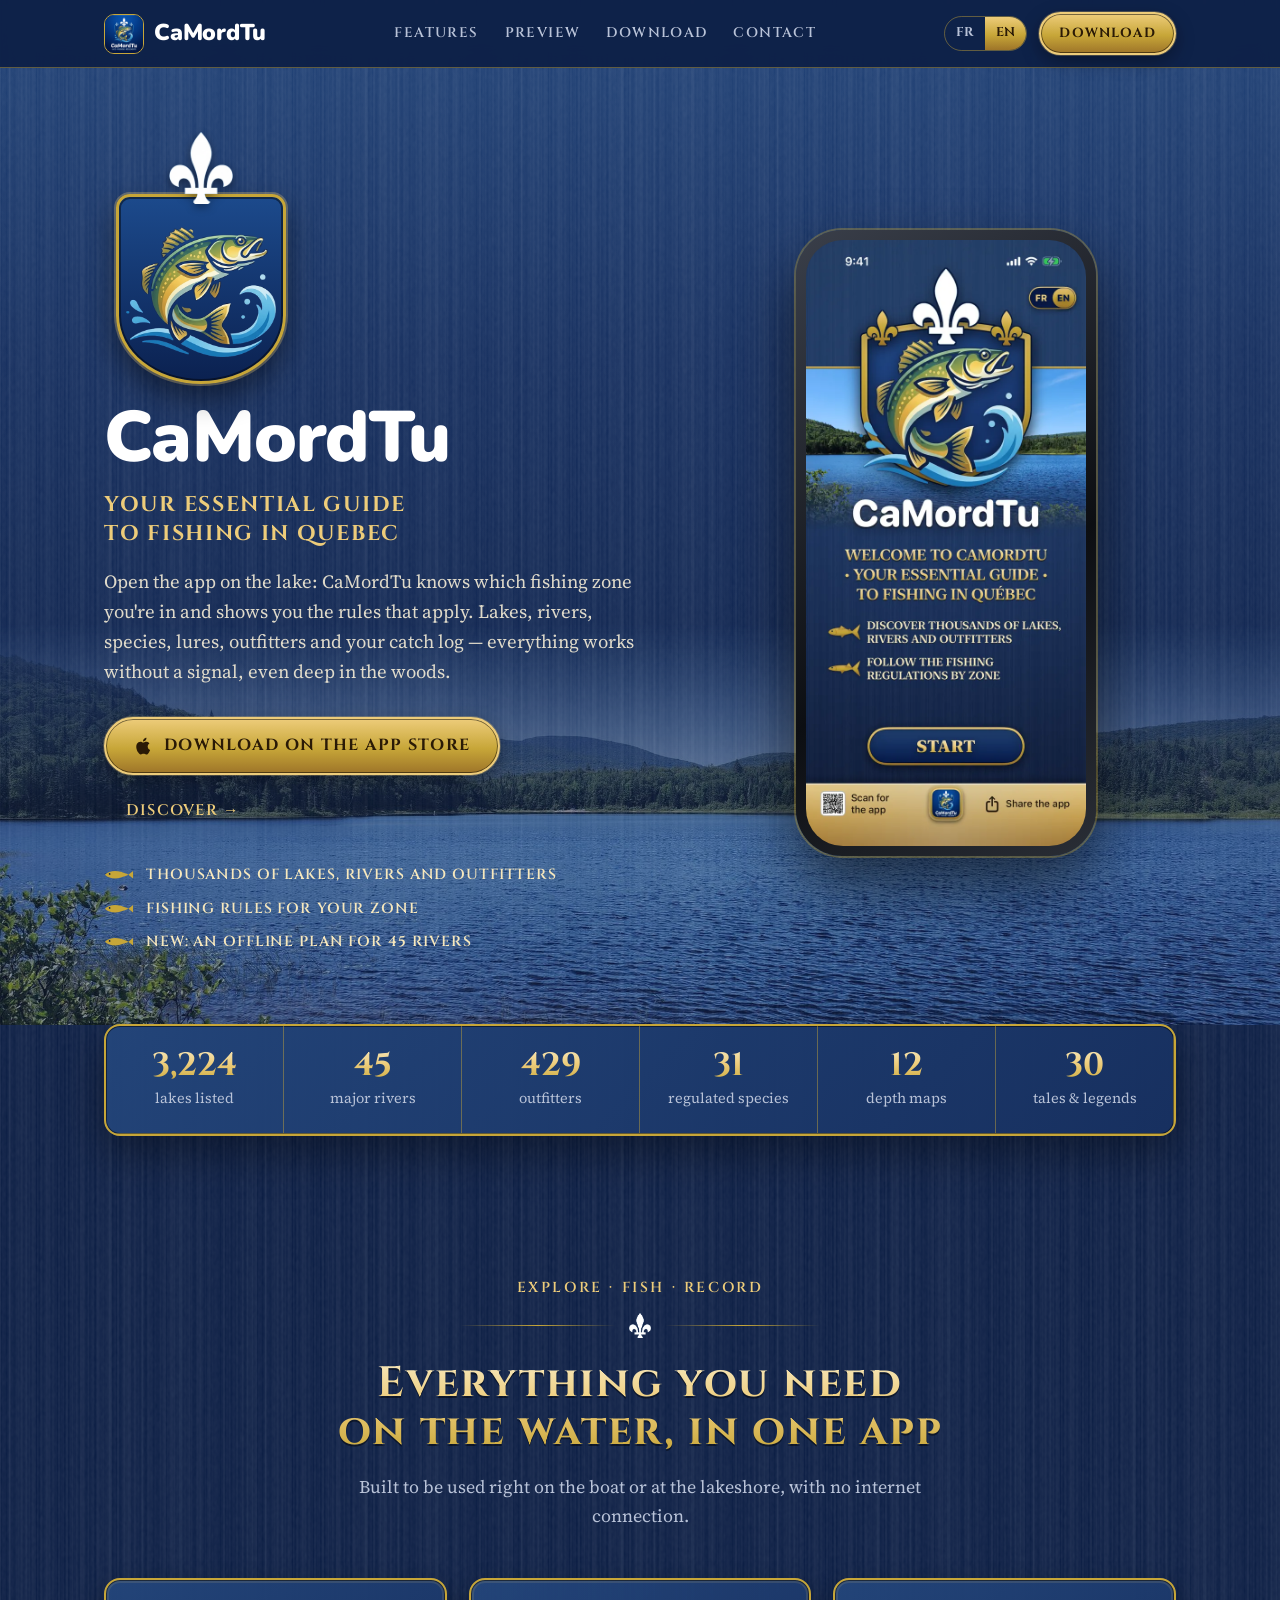
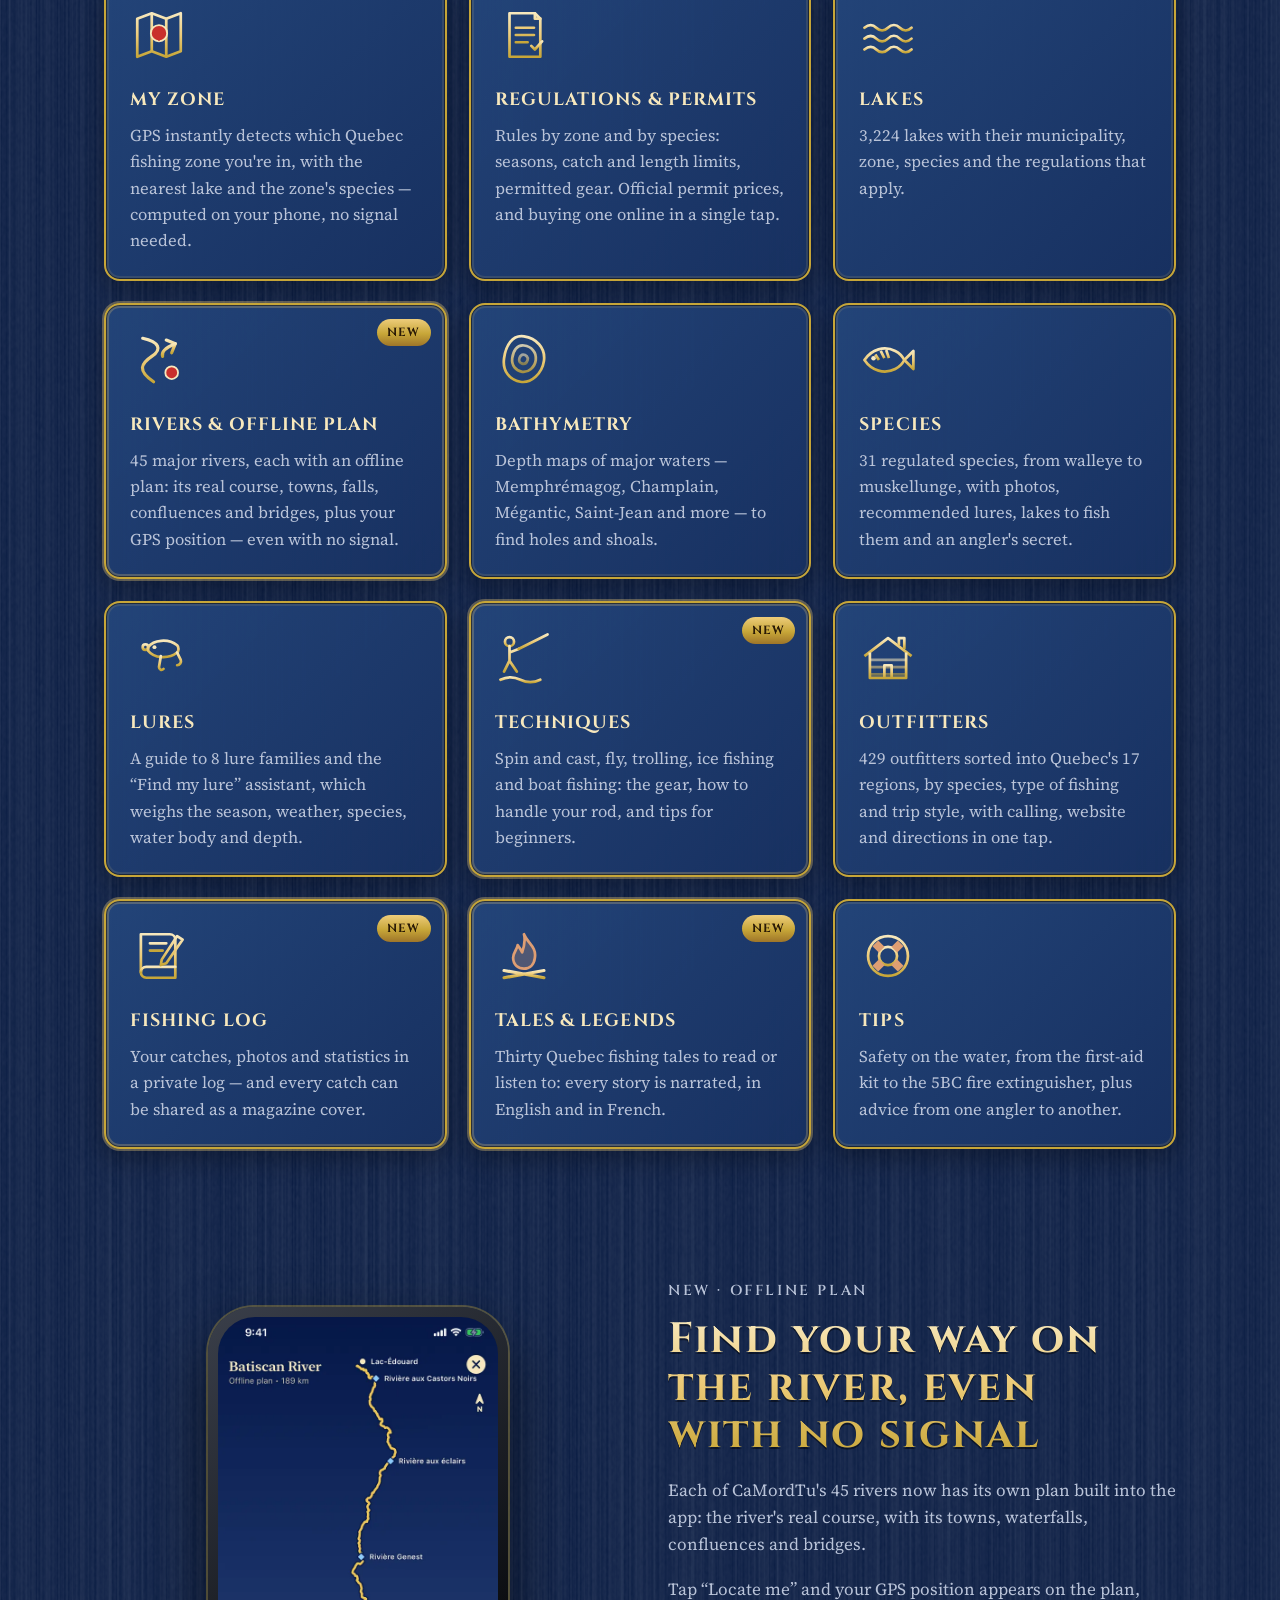
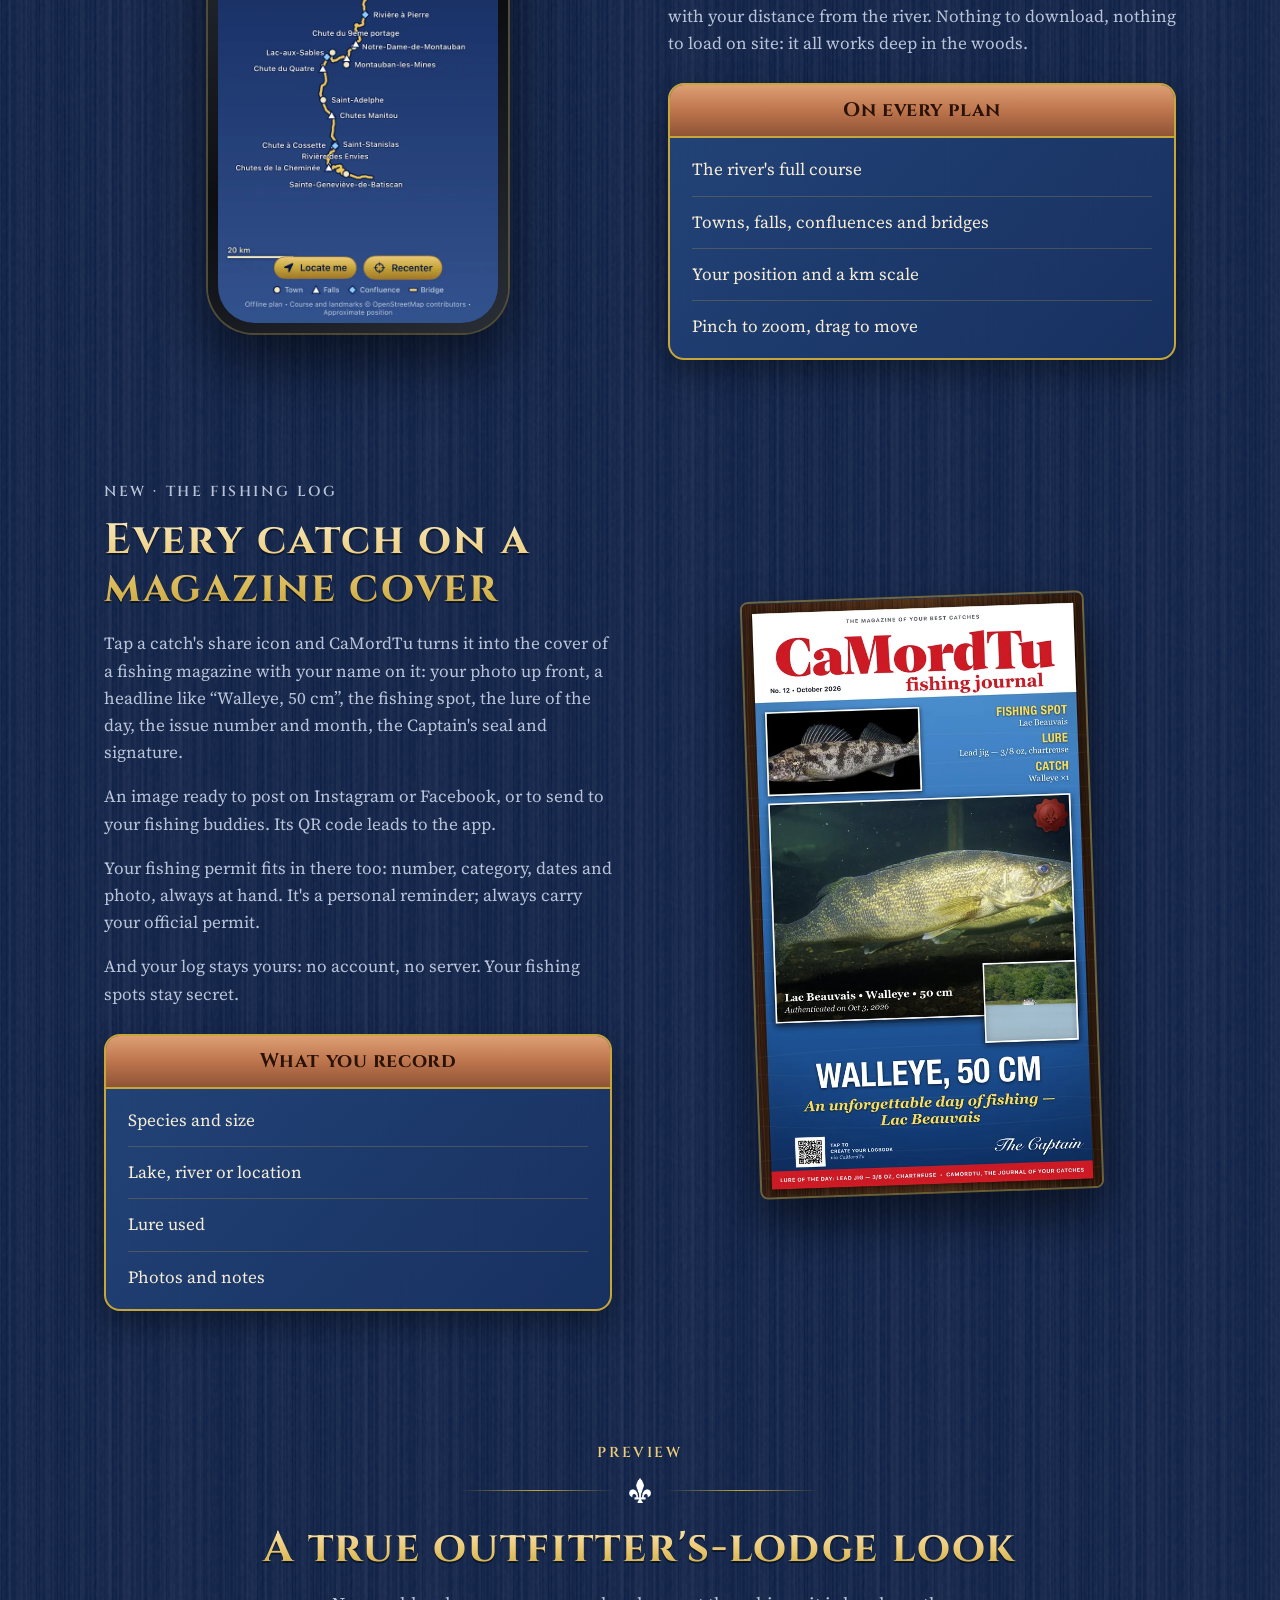
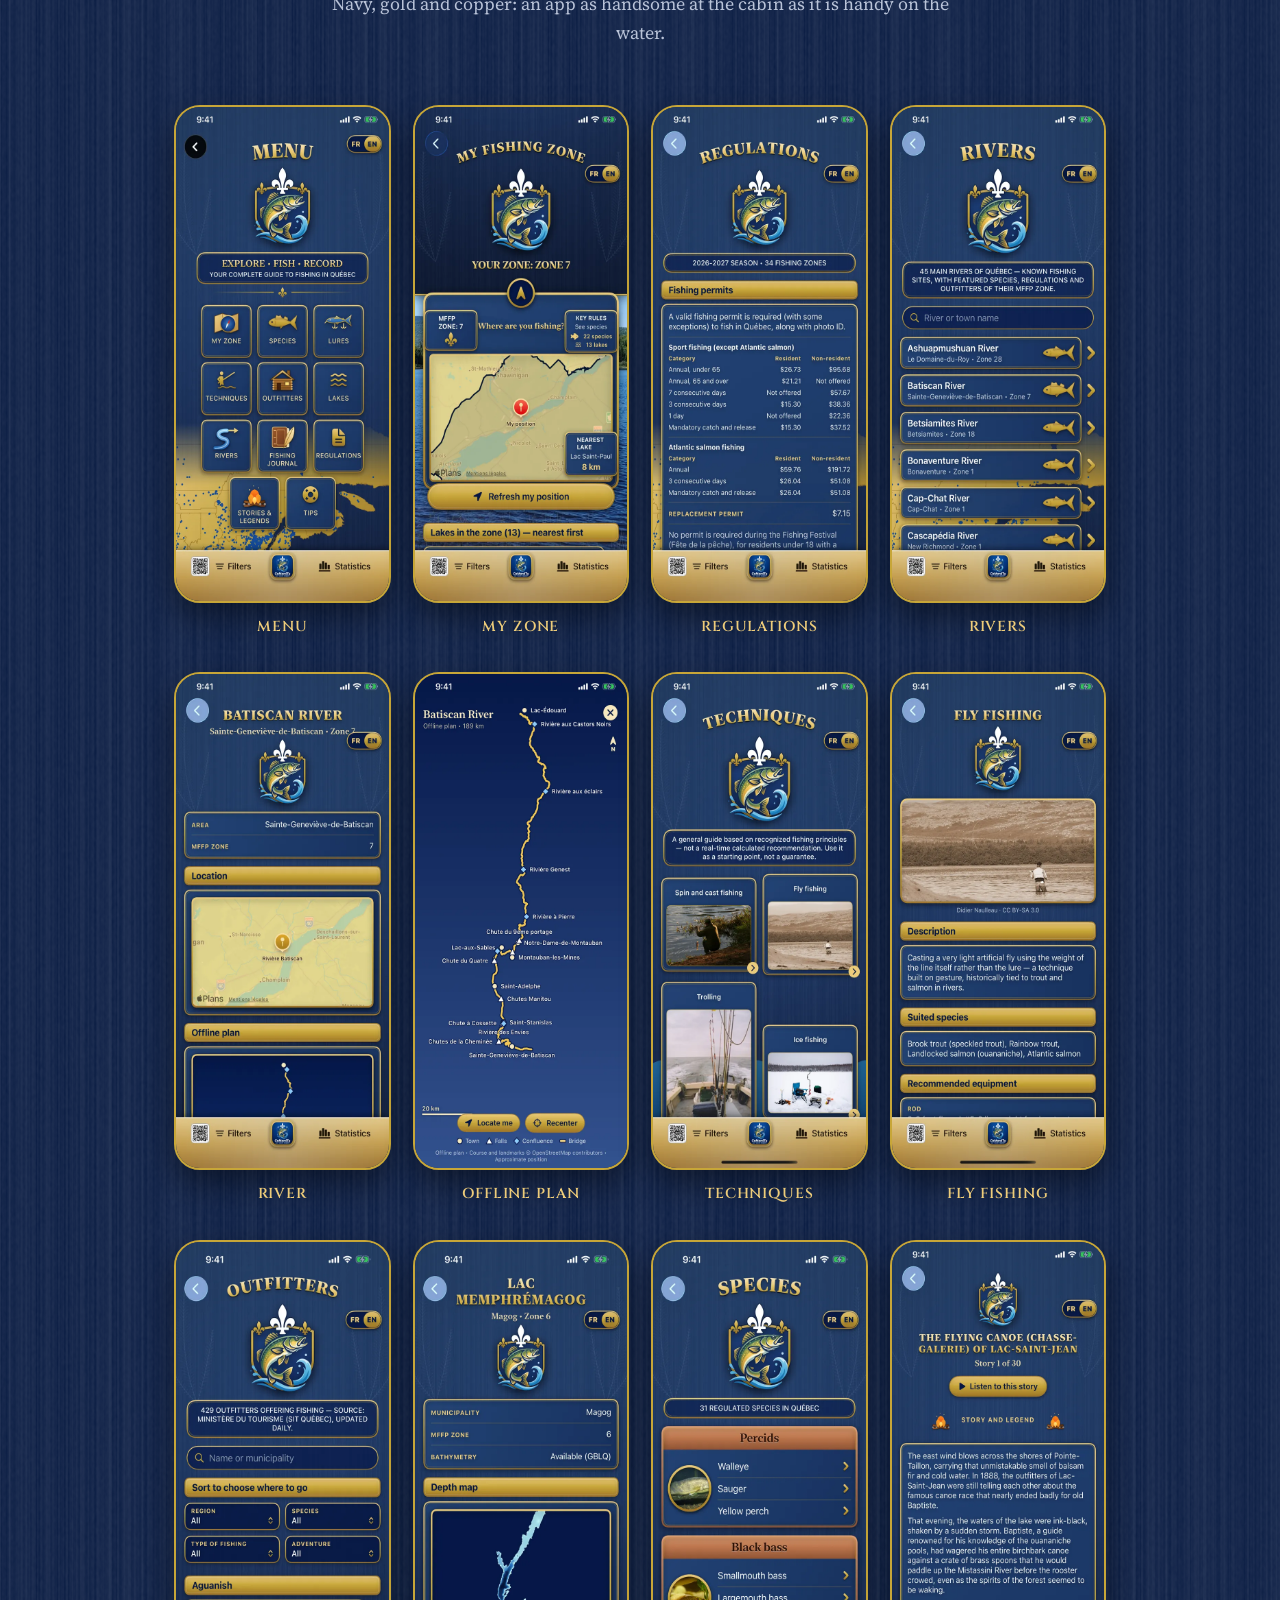
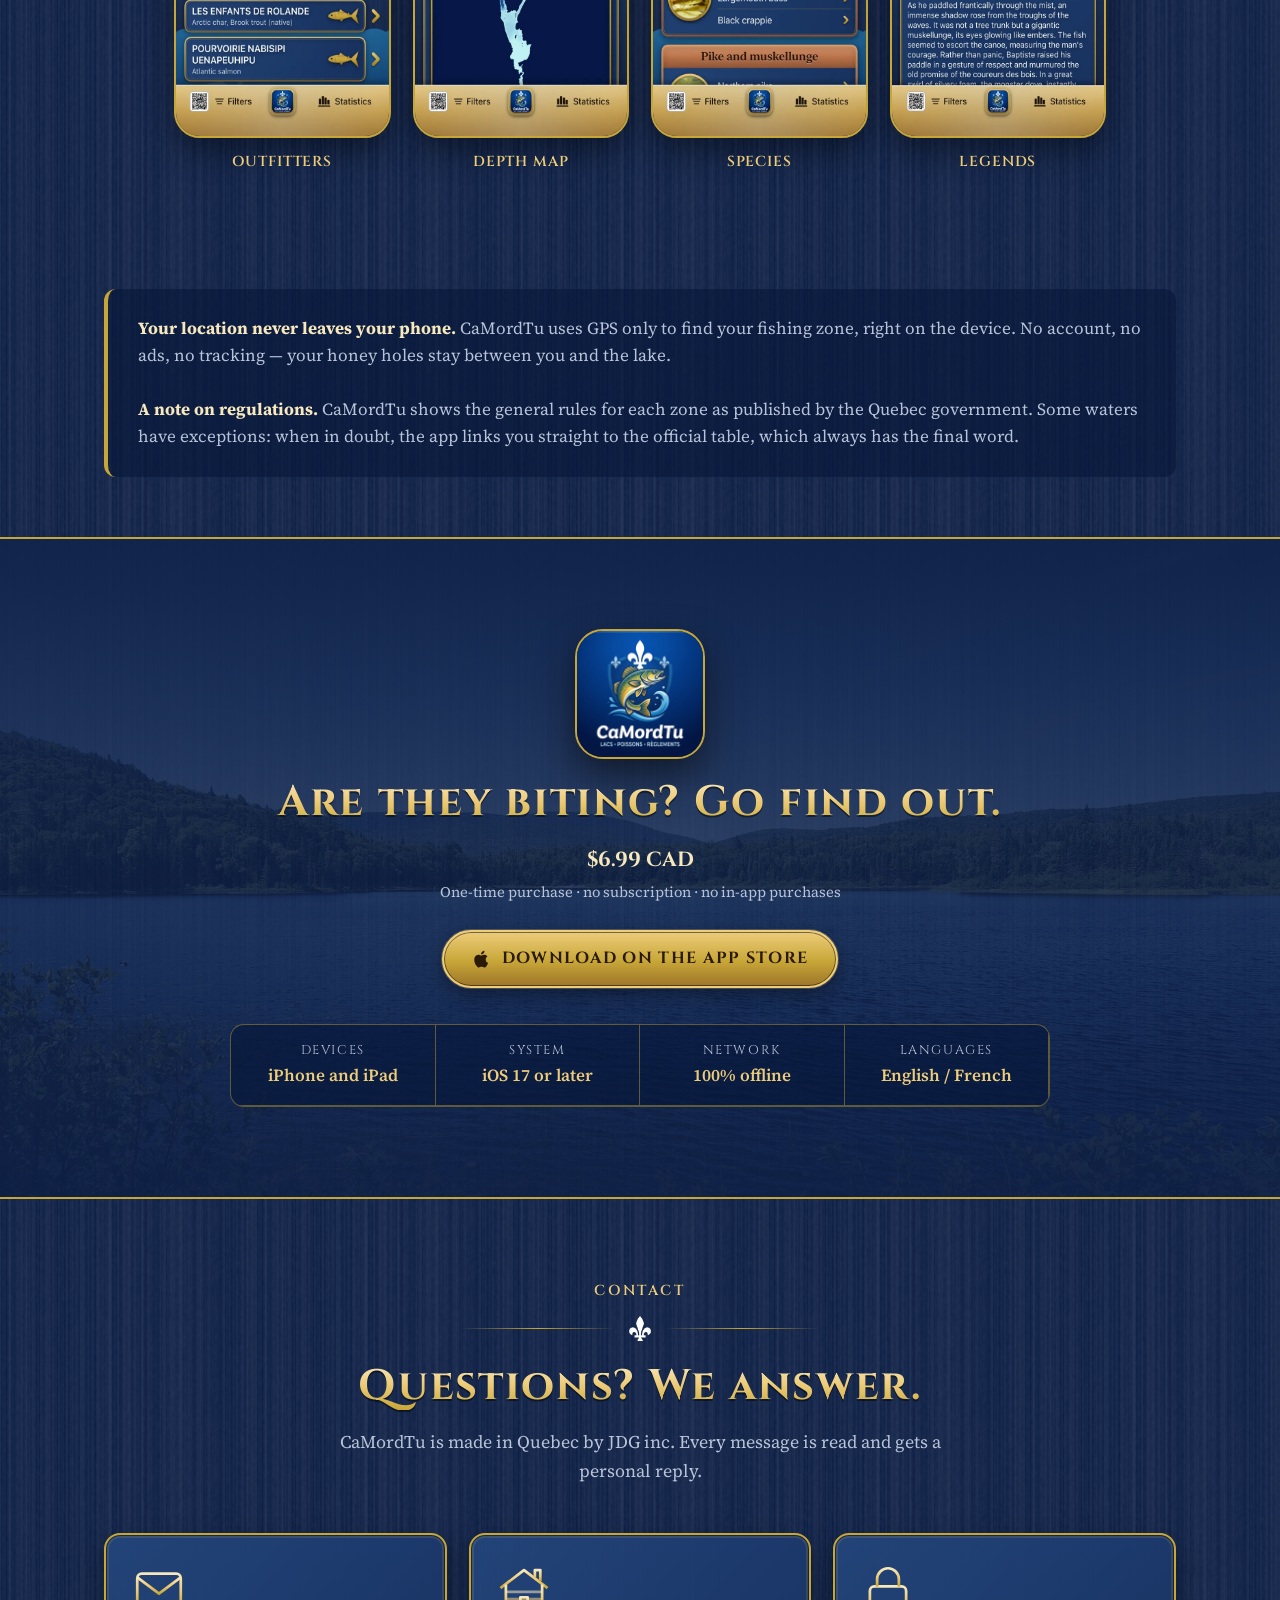
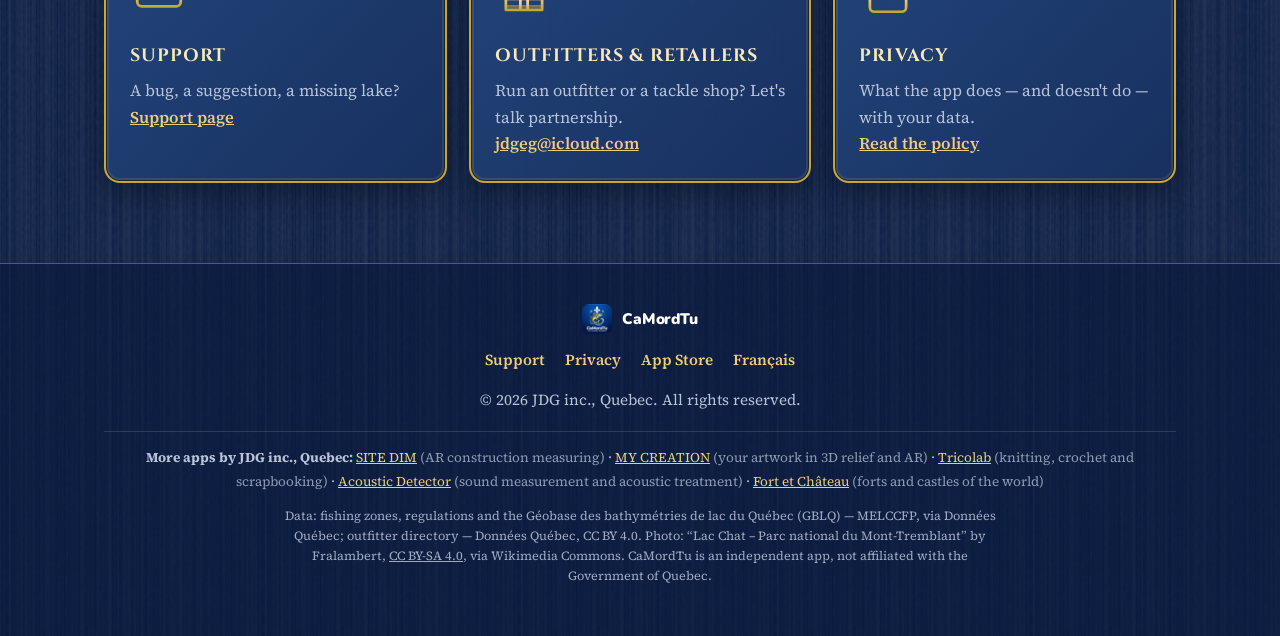
<file: en.html>
<!DOCTYPE html>
<html lang="en-CA">
<head>
<meta charset="UTF-8">
<meta name="viewport" content="width=device-width, initial-scale=1">
<title>CaMordTu — Quebec Fishing App: Zones, Regulations, Lakes</title>
<meta name="description" content="The iPhone and iPad fishing app for Quebec: your zone and its rules by GPS, 3,224 lakes, depth maps, species, lures and outfitters — 100% offline. $6.99.">
<meta name="theme-color" content="#173060">
<link rel="icon" type="image/png" sizes="32x32" href="assets/img/favicon-32.png">
<link rel="apple-touch-icon" href="assets/img/apple-touch-icon.png">
<link rel="alternate" hreflang="fr-CA" href="https://camordtu.netlify.app/">
<link rel="alternate" hreflang="en" href="https://camordtu.netlify.app/en.html">
<meta property="og:type" content="website">
<meta property="og:title" content="CaMordTu — Quebec Fishing App: Zones, Regulations, Lakes">
<meta property="og:description" content="GPS zone, regulations, 3,224 lakes, species, lures and a private fishing log — 100% offline.">
<meta property="og:image" content="https://camordtu.netlify.app/assets/img/og-image-en.jpg">
<meta property="og:locale" content="en_CA">
<meta name="author" content="Jean-David Giroux, JDG inc.">
<link rel="canonical" href="https://camordtu.netlify.app/en.html">
<link rel="alternate" hreflang="x-default" href="https://camordtu.netlify.app/">
<meta property="og:url" content="https://camordtu.netlify.app/en.html">
<meta property="og:site_name" content="CaMordTu">
<meta name="twitter:card" content="summary_large_image">
<script type="application/ld+json">
{
 "@context": "https://schema.org",
 "@type": "MobileApplication",
 "name": "CaMordTu",
 "operatingSystem": "iOS 17+",
 "applicationCategory": "SportsApplication",
 "inLanguage": [
  "fr-CA",
  "en"
 ],
 "description": "The iPhone and iPad fishing app for Quebec: your zone and its rules by GPS, 3,224 lakes, depth maps, species, lures and outfitters — 100% offline. $6.99.",
 "url": "https://camordtu.netlify.app/en.html",
 "image": "https://camordtu.netlify.app/assets/img/logo.png",
 "installUrl": "https://apps.apple.com/ca/app/camordtu/id6815033212",
 "offers": {
  "@type": "Offer",
  "price": "6.99",
  "priceCurrency": "CAD"
 },
 "author": {
  "@type": "Person",
  "name": "Jean-David Giroux"
 },
 "publisher": {
  "@type": "Organization",
  "name": "JDG inc.",
  "address": {
   "@type": "PostalAddress",
   "addressRegion": "QC",
   "addressCountry": "CA"
  }
 }
}
</script>
<meta name="apple-itunes-app" content="app-id=6815033212">
<link rel="preconnect" href="https://fonts.googleapis.com">
<link rel="preconnect" href="https://fonts.gstatic.com" crossorigin>
<link href="https://fonts.googleapis.com/css2?family=Cinzel:wght@600;700&family=Nunito:wght@900&family=Source+Serif+4:opsz,wght@8..60,400;8..60,600;8..60,700&display=swap" rel="stylesheet">
<link rel="stylesheet" href="assets/style.css">
</head>
<body>

<svg width="0" height="0" style="position:absolute" aria-hidden="true">
  <defs>
    <linearGradient id="g" x1="0" y1="0" x2="0" y2="1"><stop offset="0" stop-color="#f7e8bd"/><stop offset=".5" stop-color="#edcc7a"/><stop offset="1" stop-color="#c7a638"/></linearGradient>
  </defs>
  <symbol id="i-apple" viewBox="0 0 24 24"><path fill="currentColor" d="M16.4 12.6c0-2.4 2-3.6 2.1-3.7-1.2-1.7-3-1.9-3.6-2-1.5-.2-3 .9-3.8.9-.8 0-2-.9-3.3-.9-1.7 0-3.3 1-4.2 2.5-1.8 3.1-.5 7.7 1.3 10.2.9 1.2 1.9 2.6 3.2 2.6 1.3-.1 1.8-.8 3.3-.8 1.6 0 2 .8 3.4.8 1.4 0 2.3-1.3 3.1-2.5 1-1.4 1.4-2.8 1.4-2.9 0 0-2.9-1.1-2.9-4.2zM13.9 5.2c.7-.8 1.2-2 1-3.2-1 0-2.3.7-3 1.5-.7.7-1.2 1.9-1.1 3.1 1.2.1 2.4-.6 3.1-1.4z"/></symbol>
  <symbol id="i-zone" viewBox="0 0 64 64"><g fill="none" stroke="url(#g)" stroke-width="3" stroke-linejoin="round"><path d="M8 14l16-6 16 6 16-6v42l-16 6-16-6-16 6z"/><path d="M24 8v42M40 14v42"/></g><circle cx="32" cy="30" r="9" fill="#c9302c" stroke="#f7e8bd" stroke-width="2"/><path d="M32 39l-5-7h10z" fill="#c9302c"/></symbol>
  <symbol id="i-rules" viewBox="0 0 64 64"><g fill="none" stroke="url(#g)" stroke-width="3" stroke-linecap="round" stroke-linejoin="round"><path d="M16 8h28l6 6v42H16z"/><path d="M44 8v6h6M23 24h20M23 32h20M23 40h13"/><path d="M40 44l4 4 8-9"/></g></symbol>
  <symbol id="i-lake" viewBox="0 0 64 64"><g fill="none" stroke="url(#g)" stroke-width="3" stroke-linecap="round"><path d="M6 24c5-4 9-4 13 0s9 4 13 0 9-4 13 0 9 4 13 0"/><path d="M6 36c5-4 9-4 13 0s9 4 13 0 9-4 13 0 9 4 13 0"/><path d="M6 48c5-4 9-4 13 0s9 4 13 0 9-4 13 0 9 4 13 0"/></g></symbol>
  <symbol id="i-depth" viewBox="0 0 64 64"><g fill="none" stroke="url(#g)" stroke-width="3"><path d="M32 6c13 2 24 12 22 27-2 14-14 25-26 23S8 44 10 30 19 4 32 6z"/><path d="M32 16c8 1 14 7 13 16-1 8-8 14-15 13s-12-7-11-15 5-15 13-14z" opacity=".8"/><path d="M31 26c3 0 6 3 5 6s-3 5-6 4-4-3-3-6 2-4 4-4z" opacity=".6"/></g></symbol>
  <symbol id="i-fish" viewBox="0 0 64 64"><g fill="none" stroke="url(#g)" stroke-width="3" stroke-linejoin="round"><path d="M6 32c8-12 22-16 34-10 4 2 8 6 10 10-2 4-6 8-10 10-12 6-26 2-34-10z"/><path d="M50 32l10-10v20z"/><path d="M24 22l4 8M30 21l3 9M18 26l4 6"/></g><circle cx="16" cy="30" r="2.5" fill="#f7e8bd"/></symbol>
  <symbol id="i-lure" viewBox="0 0 64 64"><g fill="none" stroke="url(#g)" stroke-width="3" stroke-linecap="round" stroke-linejoin="round"><path d="M6 20h8"/><circle cx="17" cy="20" r="3"/><path d="M20 20c6-8 22-10 32-2 2 2 2 6 0 8-10 8-26 6-32-2z"/><path d="M52 26l4 8c1 3-1 6-4 6"/><path d="M34 30l-2 12c0 3 3 4 5 2"/></g><circle cx="27" cy="20" r="2.2" fill="#f7e8bd"/></symbol>
  <symbol id="i-cabin" viewBox="0 0 64 64"><g fill="none" stroke="url(#g)" stroke-width="3" stroke-linejoin="round"><path d="M6 30L32 10l26 20"/><path d="M12 26v28h40V26"/><path d="M12 34h40M12 42h40M12 50h40" opacity=".55"/><path d="M28 54V40h8v14"/><path d="M44 18v-8h6v12"/></g></symbol>
  <symbol id="i-book" viewBox="0 0 64 64"><g fill="none" stroke="url(#g)" stroke-width="3" stroke-linejoin="round" stroke-linecap="round"><path d="M12 8h32a6 6 0 016 6v42H18a6 6 0 01-6-6z"/><path d="M12 50a6 6 0 016-6h32"/><path d="M22 18h18M22 26h14"/><path d="M52 10l6 4-18 26-6 2 1-6z"/></g></symbol>
  <symbol id="i-fire" viewBox="0 0 64 64"><g fill="none" stroke-linejoin="round" stroke-linecap="round"><path d="M32 8c4 10 14 14 12 26-1 8-6 12-12 12s-12-4-12-12c0-6 4-8 5-14 3 4 4 6 5 8 2-6 4-12 2-20z" stroke="#de9e73" stroke-width="3" fill="rgba(222,158,115,.25)"/><path d="M10 56l44-8M10 48l44 8" stroke="url(#g)" stroke-width="3.5"/></g></symbol>
  <symbol id="i-lock" viewBox="0 0 64 64"><g fill="none" stroke="url(#g)" stroke-width="3" stroke-linejoin="round"><rect x="12" y="28" width="40" height="28" rx="5"/><path d="M20 28v-8a12 12 0 0124 0v8"/><path d="M32 38v8" stroke-linecap="round"/></g></symbol>
  <symbol id="i-mail" viewBox="0 0 64 64"><g fill="none" stroke="url(#g)" stroke-width="3" stroke-linejoin="round"><rect x="8" y="14" width="48" height="36" rx="5"/><path d="M8 18l24 18 24-18"/></g></symbol>
  <symbol id="i-river" viewBox="0 0 64 64"><g fill="none" stroke="url(#g)" stroke-width="3.5" stroke-linecap="round" stroke-linejoin="round"><path d="M14 8c18 4 22 12 10 20S8 44 26 56"/><path d="M40 10l10 4-4 10"/><path d="M50 14C40 18 34 22 36 28"/></g><circle cx="46" cy="46" r="7" fill="#c9302c" stroke="#f7e8bd" stroke-width="2"/></symbol>
  <symbol id="i-rod" viewBox="0 0 64 64"><g fill="none" stroke="url(#g)" stroke-width="3" stroke-linecap="round" stroke-linejoin="round"><circle cx="16" cy="14" r="5"/><path d="M16 19v16l-6 12M16 35l8 12M16 26l10-4"/><path d="M26 22L58 6"/><path d="M58 6v26"/><path d="M6 56c8-4 14-4 22 0s14 4 22 0"/></g></symbol>
  <symbol id="i-buoy" viewBox="0 0 64 64"><g fill="none" stroke="url(#g)" stroke-width="3"><circle cx="32" cy="32" r="22"/><circle cx="32" cy="32" r="10"/></g><g stroke="#de9e73" stroke-width="9" fill="none"><path d="M18 18l7 7M46 18l-7 7M18 46l7-7M46 46l-7-7"/></g></symbol>
  <symbol id="i-bullet" viewBox="0 0 64 24"><path d="M2 12c8-8 22-10 34-6 6 2 12 4 16 6-4 2-10 4-16 6-12 4-26 2-34-6z" fill="#c7a638"/><path d="M52 12l10-8v16z" fill="#c7a638"/><circle cx="12" cy="10.5" r="1.8" fill="#0d1f45"/></symbol>
</svg>

<header class="top">
  <div class="wrap">
    <a class="brand" href="#home"><img src="assets/img/apple-touch-icon.png" alt="" width="40" height="40"><span class="wordmark">CaMordTu</span></a>
    <nav class="top-nav" aria-label="Main navigation">
      <a href="#features">Features</a>
      <a href="#preview">Preview</a>
      <a href="#download">Download</a>
      <a href="#contact">Contact</a>
    </nav>
    <div class="top-right">
      <div class="lang-toggle"><a href="./" lang="fr">FR</a><a href="en.html" class="active" lang="en">EN</a></div>
      <a class="btn-gold solid" href="https://apps.apple.com/ca/app/camordtu/id6815033212?l=en">Download</a>
    </div>
  </div>
</header>

<main>
<section class="hero" id="home">
  <div class="wrap">
    <div class="hero-grid">
      <div>
        <div class="crest">
          <img class="fleur" src="assets/img/fleur-de-lys.png" alt="" width="64" height="72">
          <div class="shield"><img src="assets/img/crest-fish.webp" alt="Walleye leaping out of the water" width="150" height="130"></div>
        </div>
        <h1 class="wordmark">CaMordTu</h1>
        <p class="tagline">Your essential guide<br>to fishing in Quebec</p>
        <p class="lead">Open the app on the lake: CaMordTu knows which fishing zone you're in and shows you the rules that apply. Lakes, rivers, species, lures, outfitters and your catch log — everything works without a signal, even deep in the woods.</p>
        <div class="hero-ctas">
          <a class="btn-gold solid" href="https://apps.apple.com/ca/app/camordtu/id6815033212?l=en"><svg class="appstore-icon"><use href="#i-apple"/></svg>Download on the App Store</a>
          <a class="btn-ghost" href="#features">Discover →</a>
        </div>
        <ul class="hero-bullets">
          <li><svg viewBox="0 0 64 24"><use href="#i-bullet"/></svg>Thousands of lakes, rivers and outfitters</li>
          <li><svg viewBox="0 0 64 24"><use href="#i-bullet"/></svg>Fishing rules for your zone</li>
          <li><svg viewBox="0 0 64 24"><use href="#i-bullet"/></svg>New: an offline plan for 45 rivers</li>
        </ul>
      </div>
      <div class="phone"><img src="assets/img/app/en-welcome.webp" alt="CaMordTu app welcome screen" width="620" height="1342"></div>
    </div>
  </div>
</section>

<section class="numbers" aria-label="CaMordTu by the numbers">
  <div class="wrap">
    <div class="num-grid">
      <div class="num"><b>3,224</b><span>lakes listed</span></div>
      <div class="num"><b>45</b><span>major rivers</span></div>
      <div class="num"><b>429</b><span>outfitters</span></div>
      <div class="num"><b>31</b><span>regulated species</span></div>
      <div class="num"><b>12</b><span>depth maps</span></div>
      <div class="num"><b>30</b><span>tales &amp; legends</span></div>
    </div>
  </div>
</section>

<section class="features" id="features">
  <div class="wrap">
    <p class="eyebrow">Explore · Fish · Record</p>
    <div class="divider"><img src="assets/img/fleur-de-lys.png" alt=""></div>
    <h2 class="section-title engraved">Everything you need on the water, in one app</h2>
    <p class="section-lead">Built to be used right on the boat or at the lakeshore, with no internet connection.</p>
    <div class="tile-grid">
      <article class="tile"><svg class="icon"><use href="#i-zone"/></svg><h3>My zone</h3><p>GPS instantly detects which Quebec fishing zone you're in, with the nearest lake and the zone's species — computed on your phone, no signal needed.</p></article>
      <article class="tile"><svg class="icon"><use href="#i-rules"/></svg><h3>Regulations &amp; permits</h3><p>Rules by zone and by species: seasons, catch and length limits, permitted gear. Official permit prices, and buying one online in a single tap.</p></article>
      <article class="tile"><svg class="icon"><use href="#i-lake"/></svg><h3>Lakes</h3><p>3,224 lakes with their municipality, zone, species and the regulations that apply.</p></article>
      <article class="tile is-new"><span class="new-badge">New</span><svg class="icon"><use href="#i-river"/></svg><h3>Rivers &amp; offline plan</h3><p>45 major rivers, each with an offline plan: its real course, towns, falls, confluences and bridges, plus your GPS position — even with no signal.</p></article>
      <article class="tile"><svg class="icon"><use href="#i-depth"/></svg><h3>Bathymetry</h3><p>Depth maps of major waters — Memphrémagog, Champlain, Mégantic, Saint-Jean and more — to find holes and shoals.</p></article>
      <article class="tile"><svg class="icon"><use href="#i-fish"/></svg><h3>Species</h3><p>31 regulated species, from walleye to muskellunge, with photos, recommended lures, lakes to fish them and an angler's secret.</p></article>
      <article class="tile"><svg class="icon"><use href="#i-lure"/></svg><h3>Lures</h3><p>A guide to 8 lure families and the “Find my lure” assistant, which weighs the season, weather, species, water body and depth.</p></article>
      <article class="tile is-new"><span class="new-badge">New</span><svg class="icon"><use href="#i-rod"/></svg><h3>Techniques</h3><p>Spin and cast, fly, trolling, ice fishing and boat fishing: the gear, how to handle your rod, and tips for beginners.</p></article>
      <article class="tile"><svg class="icon"><use href="#i-cabin"/></svg><h3>Outfitters</h3><p>429 outfitters sorted into Quebec's 17 regions, by species, type of fishing and trip style, with calling, website and directions in one tap.</p></article>
      <article class="tile is-new"><span class="new-badge">New</span><svg class="icon"><use href="#i-book"/></svg><h3>Fishing log</h3><p>Your catches, photos and statistics in a private log — and every catch can be shared as a magazine cover.</p></article>
      <article class="tile is-new"><span class="new-badge">New</span><svg class="icon"><use href="#i-fire"/></svg><h3>Tales &amp; legends</h3><p>Thirty Quebec fishing tales to read or listen to: every story is narrated, in English and in French.</p></article>
      <article class="tile"><svg class="icon"><use href="#i-buoy"/></svg><h3>Tips</h3><p>Safety on the water, from the first-aid kit to the 5BC fire extinguisher, plus advice from one angler to another.</p></article>
    </div>
  </div>
</section>

<section class="split" aria-labelledby="plan-title">
  <div class="wrap">
    <div class="split-grid reverse">
      <div class="phone"><img src="assets/img/app/en-plan.webp" alt="Offline plan of the Batiscan River with its towns, falls and confluences" width="620" height="1342" loading="lazy"></div>
      <div>
        <p class="eyebrow left">New · Offline plan</p>
        <h2 class="section-title engraved" id="plan-title">Find your way on the river, even with no signal</h2>
        <p>Each of CaMordTu's 45 rivers now has its own plan built into the app: the river's real course, with its towns, waterfalls, confluences and bridges.</p>
        <p>Tap “Locate me” and your GPS position appears on the plan, with your distance from the river. Nothing to download, nothing to load on site: it all works deep in the woods.</p>
        <div class="panel" style="margin-top:26px">
          <div class="panel-head">On every plan</div>
          <ul>
            <li class="plain">The river's full course</li>
            <li class="plain">Towns, falls, confluences and bridges</li>
            <li class="plain">Your position and a km scale</li>
            <li class="plain">Pinch to zoom, drag to move</li>
          </ul>
        </div>
      </div>
    </div>
  </div>
</section>

<section class="split" aria-labelledby="log-title">
  <div class="wrap">
    <div class="split-grid">
      <div>
        <p class="eyebrow left">New · The fishing log</p>
        <h2 class="section-title engraved" id="log-title">Every catch on a magazine cover</h2>
        <p>Tap a catch's share icon and CaMordTu turns it into the cover of a fishing magazine with your name on it: your photo up front, a headline like “Walleye, 50 cm”, the fishing spot, the lure of the day, the issue number and month, the Captain's seal and signature.</p>
        <p>An image ready to post on Instagram or Facebook, or to send to your fishing buddies. Its QR code leads to the app.</p>
        <p>Your fishing permit fits in there too: number, category, dates and photo, always at hand. It's a personal reminder; always carry your official permit.</p>
        <p>And your log stays yours: no account, no server. Your fishing spots stay secret.</p>
        <div class="panel" style="margin-top:26px">
          <div class="panel-head">What you record</div>
          <ul>
            <li class="plain">Species and size</li>
            <li class="plain">Lake, river or location</li>
            <li class="plain">Lure used</li>
            <li class="plain">Photos and notes</li>
          </ul>
        </div>
      </div>
      <figure class="cover-shot"><img src="assets/img/app/en-couverture.webp" alt="A catch exported as a magazine cover: 50 cm walleye at Lac Beauvais" width="640" height="1119" loading="lazy"></figure>
    </div>
  </div>
</section>

<section class="gallery" id="preview">
  <div class="wrap">
    <p class="eyebrow">Preview</p>
    <div class="divider"><img src="assets/img/fleur-de-lys.png" alt=""></div>
    <h2 class="section-title engraved">A true outfitter's-lodge look</h2>
    <p class="section-lead">Navy, gold and copper: an app as handsome at the cabin as it is handy on the water.</p>
  </div>
  <div class="shots eight">
    <figure><img src="assets/img/app/en-menu.webp" alt="Main menu" width="230" height="498" loading="lazy"><figcaption>Menu</figcaption></figure>
    <figure><img src="assets/img/app/en-zone.webp" alt="My zone detected by GPS" width="230" height="498" loading="lazy"><figcaption>My zone</figcaption></figure>
    <figure><img src="assets/img/app/en-regulations.webp" alt="Regulations and permits" width="230" height="498" loading="lazy"><figcaption>Regulations</figcaption></figure>
    <figure><img src="assets/img/app/en-rivers.webp" alt="The 45 rivers" width="230" height="498" loading="lazy"><figcaption>Rivers</figcaption></figure>
    <figure><img src="assets/img/app/en-river.webp" alt="Batiscan River page" width="230" height="498" loading="lazy"><figcaption>River</figcaption></figure>
    <figure><img src="assets/img/app/en-plan.webp" alt="Offline plan of the Batiscan River" width="230" height="498" loading="lazy"><figcaption>Offline plan</figcaption></figure>
    <figure><img src="assets/img/app/en-techniques.webp" alt="Fishing techniques" width="230" height="498" loading="lazy"><figcaption>Techniques</figcaption></figure>
    <figure><img src="assets/img/app/en-technique.webp" alt="Fly fishing page" width="230" height="498" loading="lazy"><figcaption>Fly fishing</figcaption></figure>
    <figure><img src="assets/img/app/en-outfitters.webp" alt="Outfitters sorted by region, species and trip style" width="230" height="498" loading="lazy"><figcaption>Outfitters</figcaption></figure>
    <figure><img src="assets/img/app/en-depth.webp" alt="Lake Memphrémagog depth map" width="230" height="498" loading="lazy"><figcaption>Depth map</figcaption></figure>
    <figure><img src="assets/img/app/en-species.webp" alt="The 31 regulated species" width="230" height="498" loading="lazy"><figcaption>Species</figcaption></figure>
    <figure><img src="assets/img/app/en-story.webp" alt="A legend to listen to" width="230" height="498" loading="lazy"><figcaption>Legends</figcaption></figure>
  </div>
</section>

<section class="note">
  <div class="wrap">
    <div class="note-box">
      <b>Your location never leaves your phone.</b> CaMordTu uses GPS only to find your fishing
      zone, right on the device. No account, no ads, no tracking — your honey holes stay between you
      and the lake.
      <br><br>
      <b>A note on regulations.</b> CaMordTu shows the general rules for each zone as published by
      the Quebec government. Some waters have exceptions: when in doubt, the app links you straight to
      the official table, which always has the final word.
    </div>
  </div>
</section>

<section class="download" id="download">
  <div class="wrap">
    <img class="dl-logo" src="assets/img/logo.png" alt="CaMordTu app icon" width="130" height="130" loading="lazy">
    <h2 class="section-title engraved">Are they biting? Go find out.</h2>
    <p class="price">$6.99 CAD<small>One-time purchase · no subscription · no in-app purchases</small></p>
    <div class="dl-ctas">
      <a class="btn-gold solid" href="https://apps.apple.com/ca/app/camordtu/id6815033212?l=en"><svg class="appstore-icon"><use href="#i-apple"/></svg>Download on the App Store</a>
    </div>
    <div class="req-grid">
      <div class="req"><div class="label">Devices</div><div class="value">iPhone and iPad</div></div>
      <div class="req"><div class="label">System</div><div class="value">iOS 17 or later</div></div>
      <div class="req"><div class="label">Network</div><div class="value">100% offline</div></div>
      <div class="req"><div class="label">Languages</div><div class="value">English / French</div></div>
    </div>
  </div>
</section>

<section class="contact" id="contact">
  <div class="wrap">
    <p class="eyebrow">Contact</p>
    <div class="divider"><img src="assets/img/fleur-de-lys.png" alt=""></div>
    <h2 class="section-title engraved">Questions? We answer.</h2>
    <p class="section-lead">CaMordTu is made in Quebec by JDG inc. Every message is read and gets a personal reply.</p>
    <div class="contact-grid">
      <article class="tile"><svg class="icon"><use href="#i-mail"/></svg><h3>Support</h3><p>A bug, a suggestion, a missing lake?<br><a href="support-en.html">Support page</a></p></article>
      <article class="tile"><svg class="icon"><use href="#i-cabin"/></svg><h3>Outfitters &amp; retailers</h3><p>Run an outfitter or a tackle shop? Let's talk partnership.<br><a href="mailto:jdgeg@icloud.com?subject=CaMordTu%20-%20Partnership">jdgeg@icloud.com</a></p></article>
      <article class="tile"><svg class="icon"><use href="#i-lock"/></svg><h3>Privacy</h3><p>What the app does — and doesn't do — with your data.<br><a href="privacy-en.html">Read the policy</a></p></article>
    </div>
  </div>
</section>
</main>

<footer>
  <div class="wrap">
    <div class="foot-brand"><img src="assets/img/favicon-32.png" alt="" width="30" height="30"><span class="wordmark">CaMordTu</span></div>
    <div class="foot-links">
      <a href="support-en.html">Support</a>
      <a href="privacy-en.html">Privacy</a>
      <a href="https://apps.apple.com/ca/app/camordtu/id6815033212?l=en">App Store</a>
      <a href="./">Français</a>
    </div>
    <p>© 2026 JDG inc., Quebec. All rights reserved.</p>
    <div class="jdg-apps" style="margin-top:18px;padding-top:14px;border-top:1px solid rgba(127,127,127,.3);font-size:.88em;line-height:1.8;text-align:center"><strong>More apps by JDG inc., Quebec:</strong> <a href="https://sitedim.netlify.app/en/index.html">SITE DIM</a> <span style="opacity:.75">(AR construction measuring)</span> · <a href="https://appmycreation.com/index-en.html">MY CREATION</a> <span style="opacity:.75">(your artwork in 3D relief and AR)</span> · <a href="https://tricolab.netlify.app/en/index.html">Tricolab</a> <span style="opacity:.75">(knitting, crochet and scrapbooking)</span> · <a href="https://acousticdetector.netlify.app/en/index.html">Acoustic Detector</a> <span style="opacity:.75">(sound measurement and acoustic treatment)</span> · <a href="https://fortchateau.netlify.app/en/index.html">Fort et Château</a> <span style="opacity:.75">(forts and castles of the world)</span></div>
<p class="credits">Data: fishing zones, regulations and the Géobase des bathymétries de lac du Québec (GBLQ) — MELCCFP, via Données Québec; outfitter directory — Données Québec, CC BY 4.0. Photo: “Lac Chat – Parc national du Mont-Tremblant” by Fralambert, <a href="https://creativecommons.org/licenses/by-sa/4.0/">CC BY-SA 4.0</a>, via Wikimedia Commons. CaMordTu is an independent app, not affiliated with the Government of Quebec.</p>
  </div>
</footer>

</body>
</html>
</file>
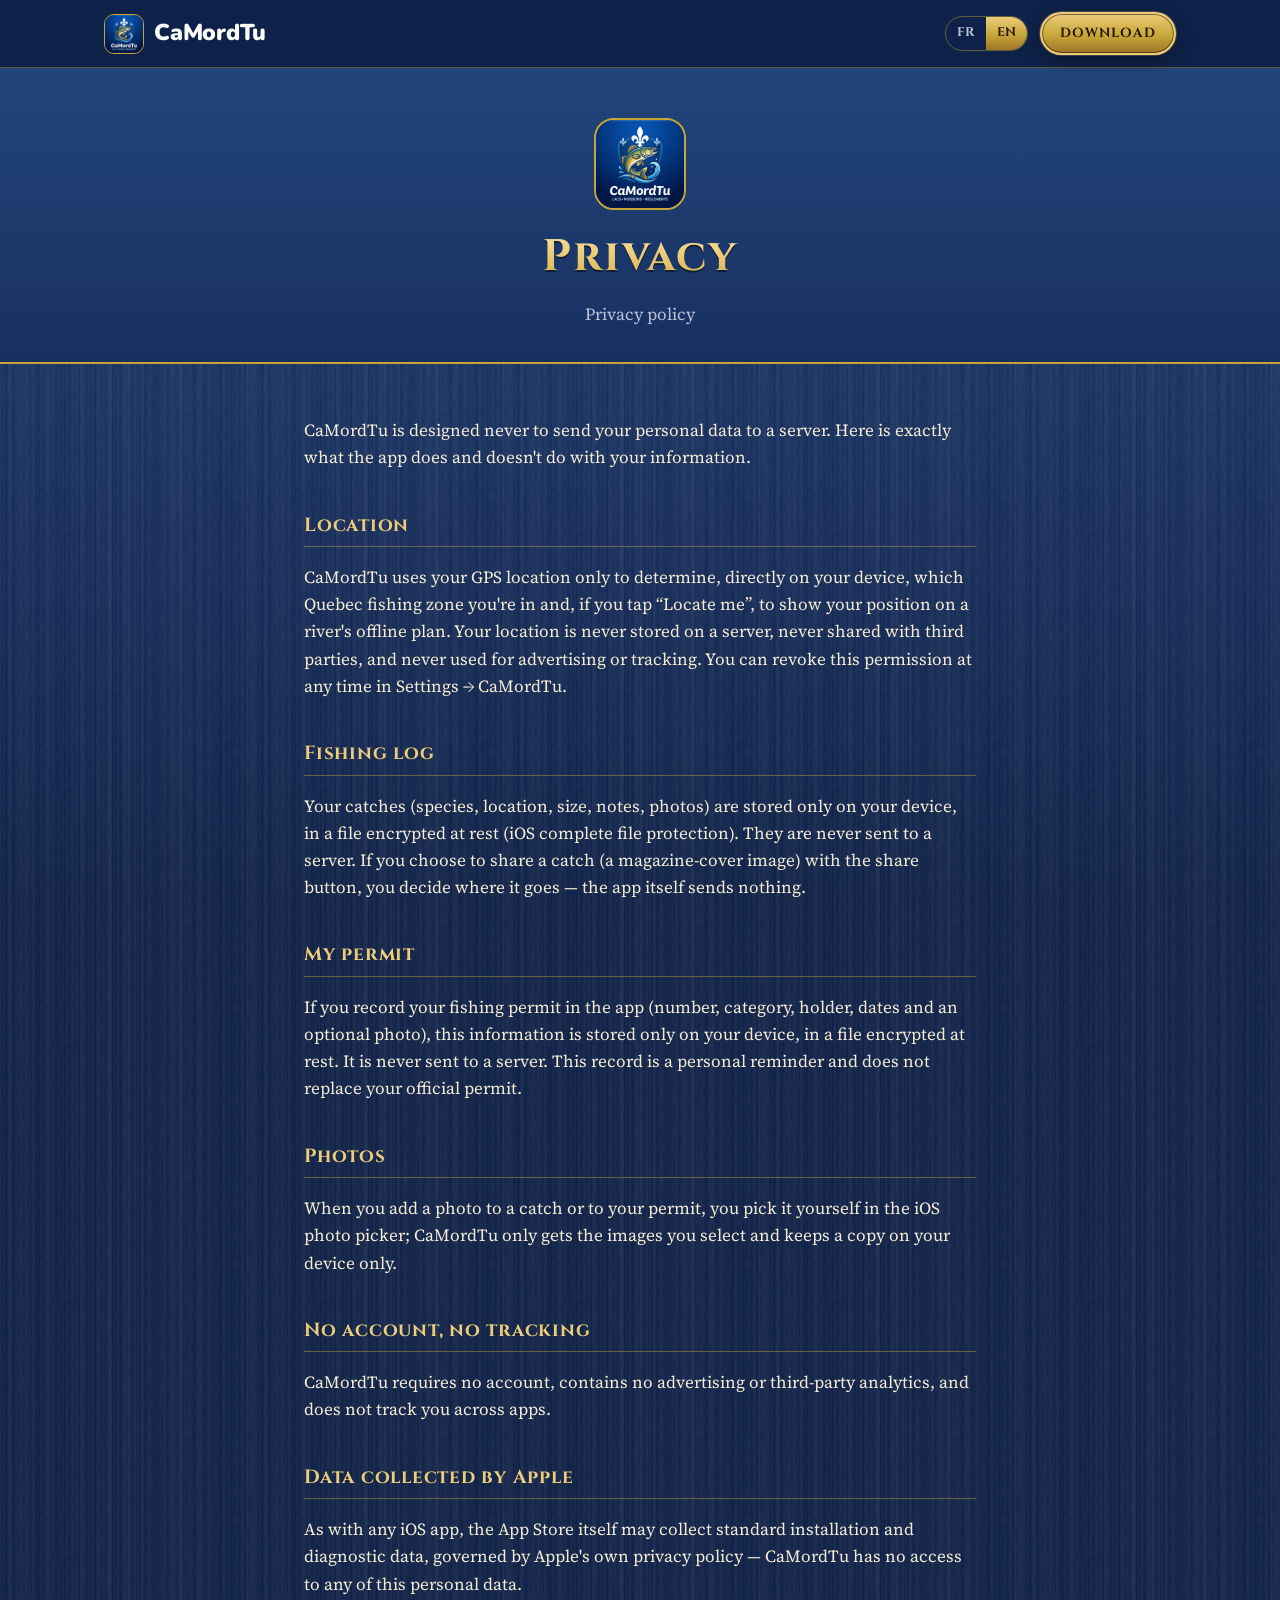
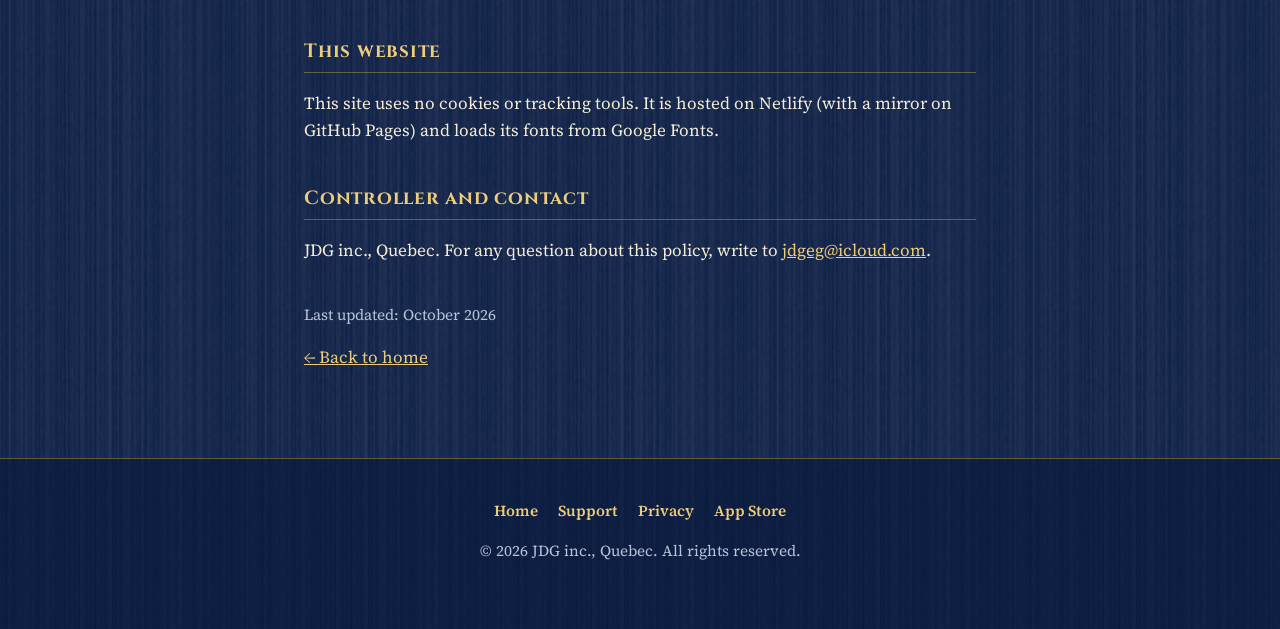
<file: privacy-en.html>
<!DOCTYPE html>
<html lang="en-CA">
<head>
<meta charset="UTF-8">
<meta name="viewport" content="width=device-width, initial-scale=1">
<title>Privacy — CaMordTu</title>
<meta name="description" content="CaMordTu privacy policy: no personal data is ever sent to a server.">
<link rel="canonical" href="https://camordtu.netlify.app/privacy-en.html">
<link rel="alternate" hreflang="fr-CA" href="https://camordtu.netlify.app/privacy.html">
<link rel="alternate" hreflang="en" href="https://camordtu.netlify.app/privacy-en.html">
<meta name="theme-color" content="#173060">
<link rel="icon" type="image/png" sizes="32x32" href="assets/img/favicon-32.png">
<link rel="apple-touch-icon" href="assets/img/apple-touch-icon.png">
<link rel="preconnect" href="https://fonts.googleapis.com">
<link rel="preconnect" href="https://fonts.gstatic.com" crossorigin>
<link href="https://fonts.googleapis.com/css2?family=Cinzel:wght@600;700&family=Nunito:wght@900&family=Source+Serif+4:opsz,wght@8..60,400;8..60,600;8..60,700&display=swap" rel="stylesheet">
<link rel="stylesheet" href="assets/style.css">
</head>
<body>
<header class="top">
  <div class="wrap">
    <a class="brand" href="en.html"><img src="assets/img/apple-touch-icon.png" alt="" width="40" height="40"><span class="wordmark">CaMordTu</span></a>
    <div class="top-right">
      <div class="lang-toggle"><a href="privacy.html" lang="fr">FR</a><a href="privacy-en.html" lang="en" class="active">EN</a></div>
      <a class="btn-gold solid" href="https://apps.apple.com/ca/app/camordtu/id6815033212">Download</a>
    </div>
  </div>
</header>
<div class="page-head">
  <img class="crest-sm" src="assets/img/logo.png" alt="" width="92" height="92">
  <h1 class="engraved">Privacy</h1>
  <p>Privacy policy</p>
</div>
<main class="doc">
  <p>CaMordTu is designed never to send your personal data to a server. Here is exactly what the app does and doesn't do with your information.</p>

  <h2>Location</h2>
  <p>CaMordTu uses your GPS location only to determine, directly on your device, which Quebec fishing zone you're in and, if you tap “Locate me”, to show your position on a river's offline plan. Your location is never stored on a server, never shared with third parties, and never used for advertising or tracking. You can revoke this permission at any time in Settings → CaMordTu.</p>

  <h2>Fishing log</h2>
  <p>Your catches (species, location, size, notes, photos) are stored only on your device, in a file encrypted at rest (iOS complete file protection). They are never sent to a server. If you choose to share a catch (a magazine-cover image) with the share button, you decide where it goes — the app itself sends nothing.</p>

  <h2>My permit</h2>
  <p>If you record your fishing permit in the app (number, category, holder, dates and an optional photo), this information is stored only on your device, in a file encrypted at rest. It is never sent to a server. This record is a personal reminder and does not replace your official permit.</p>

  <h2>Photos</h2>
  <p>When you add a photo to a catch or to your permit, you pick it yourself in the iOS photo picker; CaMordTu only gets the images you select and keeps a copy on your device only.</p>

  <h2>No account, no tracking</h2>
  <p>CaMordTu requires no account, contains no advertising or third-party analytics, and does not track you across apps.</p>

  <h2>Data collected by Apple</h2>
  <p>As with any iOS app, the App Store itself may collect standard installation and diagnostic data, governed by Apple's own privacy policy — CaMordTu has no access to any of this personal data.</p>

  <h2>This website</h2>
  <p>This site uses no cookies or tracking tools. It is hosted on Netlify (with a mirror on GitHub Pages) and loads its fonts from Google Fonts.</p>

  <h2>Controller and contact</h2>
  <p>JDG inc., Quebec. For any question about this policy, write to <a href="mailto:jdgeg@icloud.com?subject=CaMordTu">jdgeg@icloud.com</a>.</p>

  <p class="updated">Last updated: October 2026</p>

  <p><a href="en.html">← Back to home</a></p>
</main>
<footer>
  <div class="wrap">
    <div class="foot-links"><a href="en.html">Home</a><a href="support-en.html">Support</a><a href="privacy-en.html">Privacy</a><a href="https://apps.apple.com/ca/app/camordtu/id6815033212?l=en">App Store</a></div>
    <p>© 2026 JDG inc., Quebec. All rights reserved.</p>
  </div>
</footer>
</body>
</html>
</file>
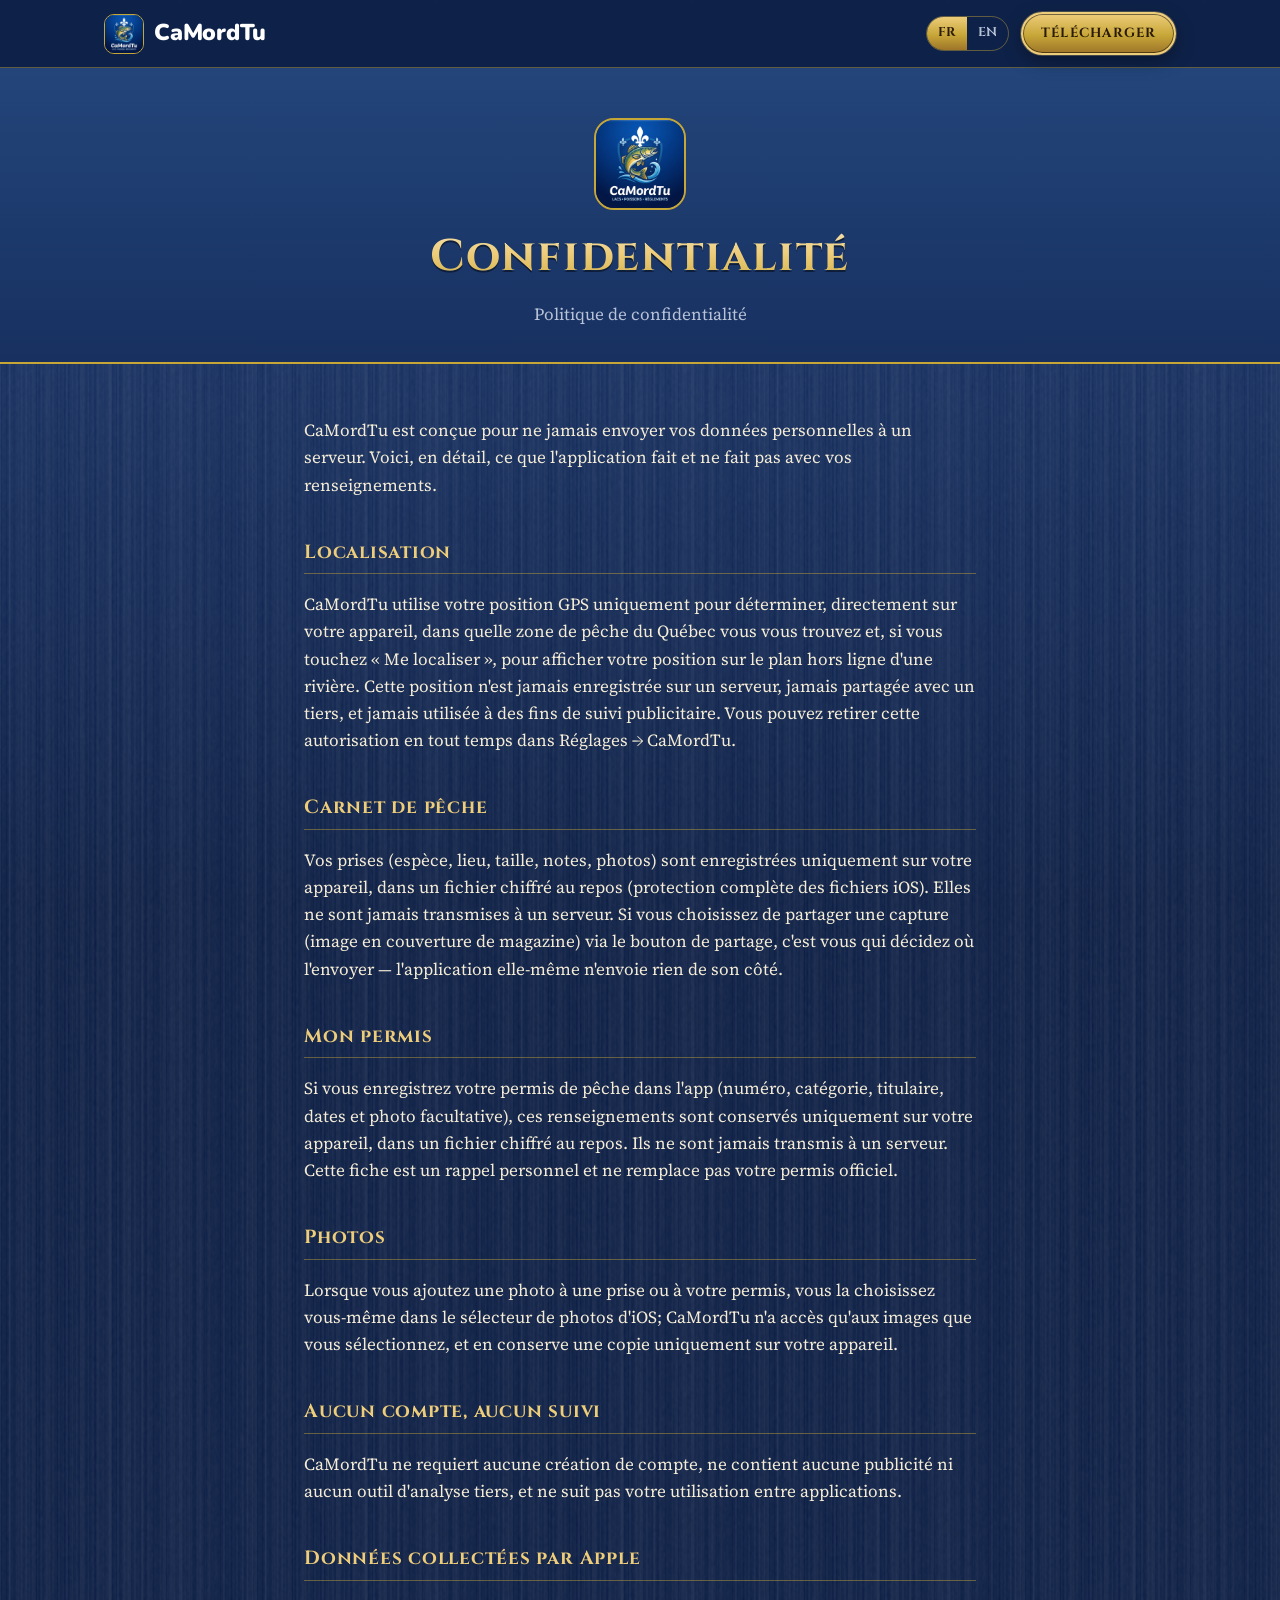
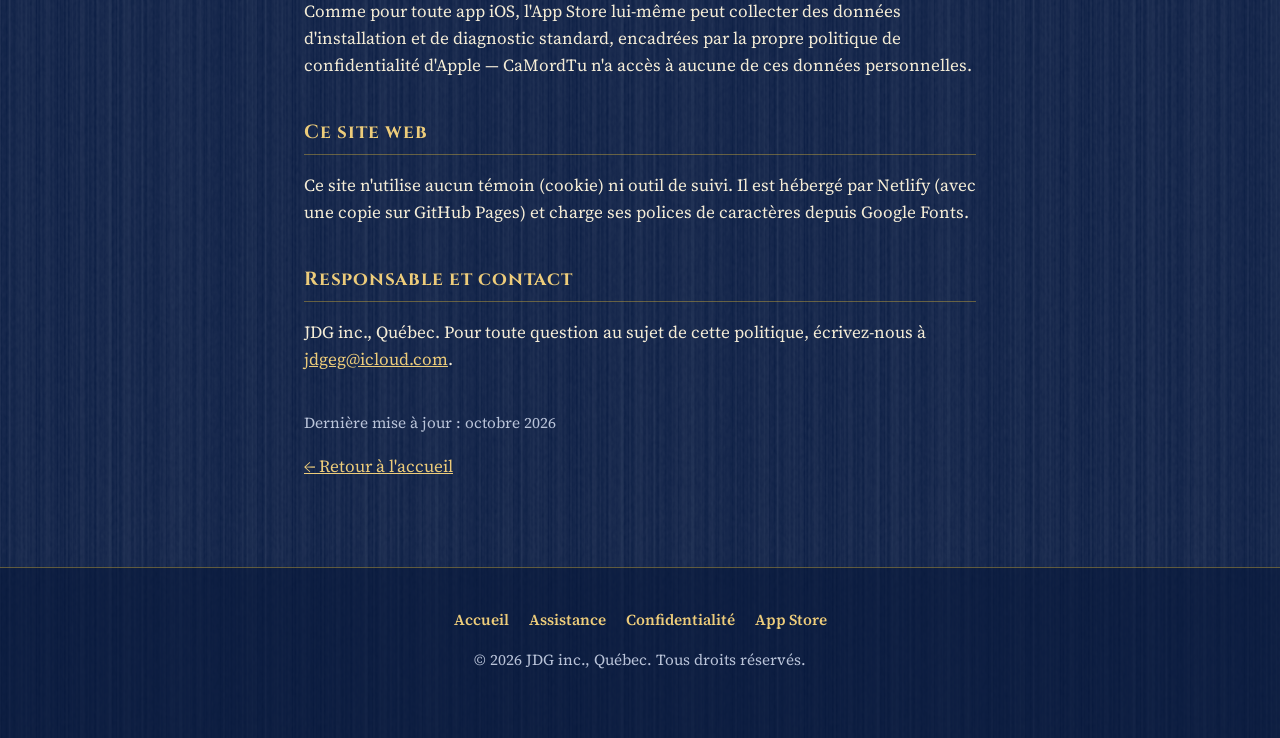
<file: privacy.html>
<!DOCTYPE html>
<html lang="fr-CA">
<head>
<meta charset="UTF-8">
<meta name="viewport" content="width=device-width, initial-scale=1">
<title>Confidentialité — CaMordTu</title>
<meta name="description" content="Politique de confidentialité de CaMordTu : aucune donnée personnelle envoyée à un serveur.">
<link rel="canonical" href="https://camordtu.netlify.app/privacy.html">
<link rel="alternate" hreflang="fr-CA" href="https://camordtu.netlify.app/privacy.html">
<link rel="alternate" hreflang="en" href="https://camordtu.netlify.app/privacy-en.html">
<meta name="theme-color" content="#173060">
<link rel="icon" type="image/png" sizes="32x32" href="assets/img/favicon-32.png">
<link rel="apple-touch-icon" href="assets/img/apple-touch-icon.png">
<link rel="preconnect" href="https://fonts.googleapis.com">
<link rel="preconnect" href="https://fonts.gstatic.com" crossorigin>
<link href="https://fonts.googleapis.com/css2?family=Cinzel:wght@600;700&family=Nunito:wght@900&family=Source+Serif+4:opsz,wght@8..60,400;8..60,600;8..60,700&display=swap" rel="stylesheet">
<link rel="stylesheet" href="assets/style.css">
</head>
<body>
<header class="top">
  <div class="wrap">
    <a class="brand" href="./"><img src="assets/img/apple-touch-icon.png" alt="" width="40" height="40"><span class="wordmark">CaMordTu</span></a>
    <div class="top-right">
      <div class="lang-toggle"><a href="privacy.html" lang="fr" class="active">FR</a><a href="privacy-en.html" lang="en">EN</a></div>
      <a class="btn-gold solid" href="https://apps.apple.com/ca/app/camordtu/id6815033212">Télécharger</a>
    </div>
  </div>
</header>
<div class="page-head">
  <img class="crest-sm" src="assets/img/logo.png" alt="" width="92" height="92">
  <h1 class="engraved">Confidentialité</h1>
  <p>Politique de confidentialité</p>
</div>
<main class="doc">
  <p>CaMordTu est conçue pour ne jamais envoyer vos données personnelles à un serveur. Voici, en détail, ce que l'application fait et ne fait pas avec vos renseignements.</p>

  <h2>Localisation</h2>
  <p>CaMordTu utilise votre position GPS uniquement pour déterminer, directement sur votre appareil, dans quelle zone de pêche du Québec vous vous trouvez et, si vous touchez « Me localiser », pour afficher votre position sur le plan hors ligne d'une rivière. Cette position n'est jamais enregistrée sur un serveur, jamais partagée avec un tiers, et jamais utilisée à des fins de suivi publicitaire. Vous pouvez retirer cette autorisation en tout temps dans Réglages → CaMordTu.</p>

  <h2>Carnet de pêche</h2>
  <p>Vos prises (espèce, lieu, taille, notes, photos) sont enregistrées uniquement sur votre appareil, dans un fichier chiffré au repos (protection complète des fichiers iOS). Elles ne sont jamais transmises à un serveur. Si vous choisissez de partager une capture (image en couverture de magazine) via le bouton de partage, c'est vous qui décidez où l'envoyer — l'application elle-même n'envoie rien de son côté.</p>

  <h2>Mon permis</h2>
  <p>Si vous enregistrez votre permis de pêche dans l'app (numéro, catégorie, titulaire, dates et photo facultative), ces renseignements sont conservés uniquement sur votre appareil, dans un fichier chiffré au repos. Ils ne sont jamais transmis à un serveur. Cette fiche est un rappel personnel et ne remplace pas votre permis officiel.</p>

  <h2>Photos</h2>
  <p>Lorsque vous ajoutez une photo à une prise ou à votre permis, vous la choisissez vous-même dans le sélecteur de photos d'iOS; CaMordTu n'a accès qu'aux images que vous sélectionnez, et en conserve une copie uniquement sur votre appareil.</p>

  <h2>Aucun compte, aucun suivi</h2>
  <p>CaMordTu ne requiert aucune création de compte, ne contient aucune publicité ni aucun outil d'analyse tiers, et ne suit pas votre utilisation entre applications.</p>

  <h2>Données collectées par Apple</h2>
  <p>Comme pour toute app iOS, l'App Store lui-même peut collecter des données d'installation et de diagnostic standard, encadrées par la propre politique de confidentialité d'Apple — CaMordTu n'a accès à aucune de ces données personnelles.</p>

  <h2>Ce site web</h2>
  <p>Ce site n'utilise aucun témoin (cookie) ni outil de suivi. Il est hébergé par Netlify (avec une copie sur GitHub Pages) et charge ses polices de caractères depuis Google Fonts.</p>

  <h2>Responsable et contact</h2>
  <p>JDG inc., Québec. Pour toute question au sujet de cette politique, écrivez-nous à <a href="mailto:jdgeg@icloud.com?subject=CaMordTu">jdgeg@icloud.com</a>.</p>

  <p class="updated">Dernière mise à jour : octobre 2026</p>

  <p><a href="./">← Retour à l'accueil</a></p>
</main>
<footer>
  <div class="wrap">
    <div class="foot-links"><a href="./">Accueil</a><a href="support.html">Assistance</a><a href="privacy.html">Confidentialité</a><a href="https://apps.apple.com/ca/app/camordtu/id6815033212">App Store</a></div>
    <p>© 2026 JDG inc., Québec. Tous droits réservés.</p>
  </div>
</footer>
</body>
</html>
</file>
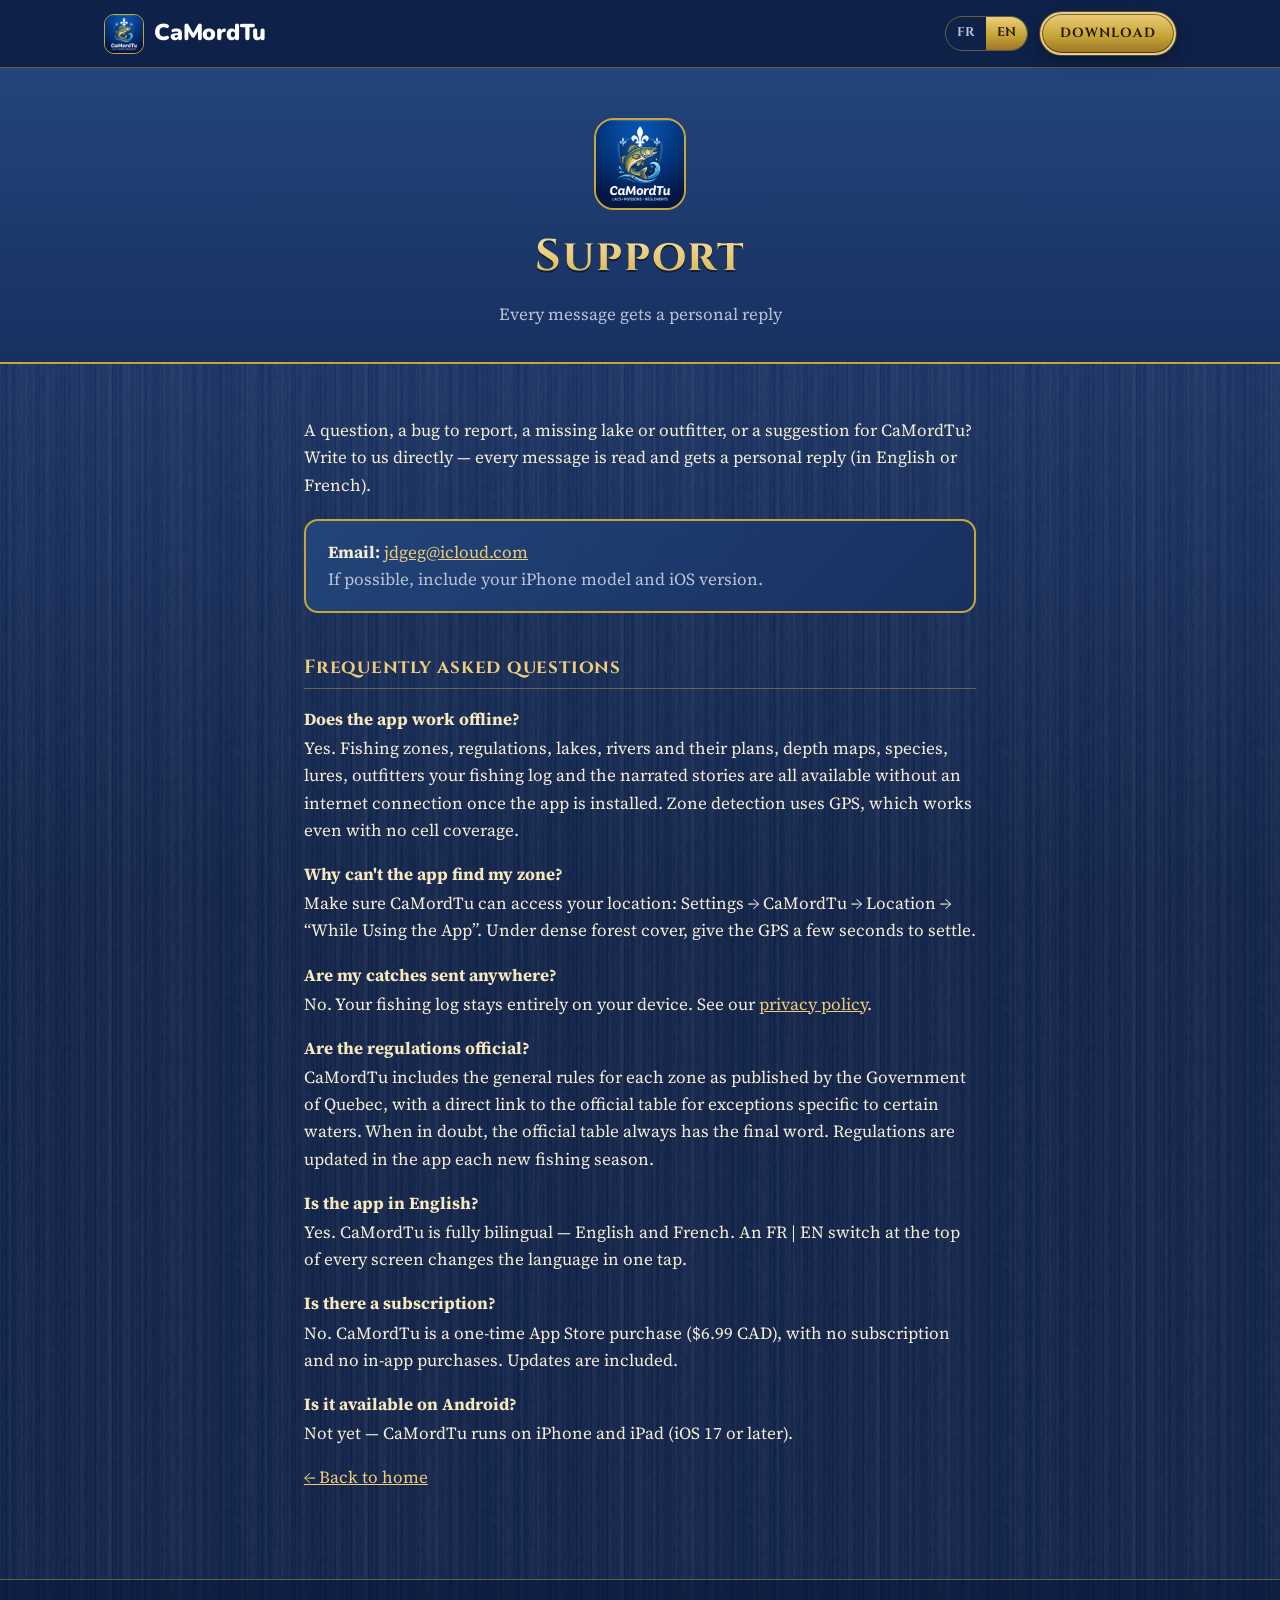
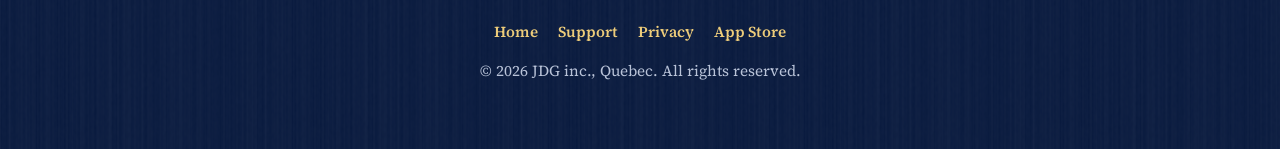
<file: support-en.html>
<!DOCTYPE html>
<html lang="en-CA">
<head>
<meta charset="UTF-8">
<meta name="viewport" content="width=device-width, initial-scale=1">
<title>Support — CaMordTu</title>
<meta name="description" content="CaMordTu support: contact and FAQ about offline use, regulations and the fishing log.">
<link rel="canonical" href="https://camordtu.netlify.app/support-en.html">
<link rel="alternate" hreflang="fr-CA" href="https://camordtu.netlify.app/support.html">
<link rel="alternate" hreflang="en" href="https://camordtu.netlify.app/support-en.html">
<meta name="theme-color" content="#173060">
<link rel="icon" type="image/png" sizes="32x32" href="assets/img/favicon-32.png">
<link rel="apple-touch-icon" href="assets/img/apple-touch-icon.png">
<link rel="preconnect" href="https://fonts.googleapis.com">
<link rel="preconnect" href="https://fonts.gstatic.com" crossorigin>
<link href="https://fonts.googleapis.com/css2?family=Cinzel:wght@600;700&family=Nunito:wght@900&family=Source+Serif+4:opsz,wght@8..60,400;8..60,600;8..60,700&display=swap" rel="stylesheet">
<link rel="stylesheet" href="assets/style.css">
</head>
<body>
<header class="top">
  <div class="wrap">
    <a class="brand" href="en.html"><img src="assets/img/apple-touch-icon.png" alt="" width="40" height="40"><span class="wordmark">CaMordTu</span></a>
    <div class="top-right">
      <div class="lang-toggle"><a href="support.html" lang="fr">FR</a><a href="support-en.html" lang="en" class="active">EN</a></div>
      <a class="btn-gold solid" href="https://apps.apple.com/ca/app/camordtu/id6815033212">Download</a>
    </div>
  </div>
</header>
<div class="page-head">
  <img class="crest-sm" src="assets/img/logo.png" alt="" width="92" height="92">
  <h1 class="engraved">Support</h1>
  <p>Every message gets a personal reply</p>
</div>
<main class="doc">
  <p>A question, a bug to report, a missing lake or outfitter, or a suggestion for CaMordTu? Write to us directly — every message is read and gets a personal reply (in English or French).</p>
  <div class="card"><strong>Email:</strong> <a href="mailto:jdgeg@icloud.com?subject=CaMordTu">jdgeg@icloud.com</a><br><span style="color:var(--muted)">If possible, include your iPhone model and iOS version.</span></div>

  <h2>Frequently asked questions</h2>
  <p class="faq-q">Does the app work offline?</p>
  <p>Yes. Fishing zones, regulations, lakes, rivers and their plans, depth maps, species, lures, outfitters your fishing log and the narrated stories are all available without an internet connection once the app is installed. Zone detection uses GPS, which works even with no cell coverage.</p>

  <p class="faq-q">Why can't the app find my zone?</p>
  <p>Make sure CaMordTu can access your location: Settings → CaMordTu → Location → “While Using the App”. Under dense forest cover, give the GPS a few seconds to settle.</p>

  <p class="faq-q">Are my catches sent anywhere?</p>
  <p>No. Your fishing log stays entirely on your device. See our <a href="privacy-en.html">privacy policy</a>.</p>

  <p class="faq-q">Are the regulations official?</p>
  <p>CaMordTu includes the general rules for each zone as published by the Government of Quebec, with a direct link to the official table for exceptions specific to certain waters. When in doubt, the official table always has the final word. Regulations are updated in the app each new fishing season.</p>

  <p class="faq-q">Is the app in English?</p>
  <p>Yes. CaMordTu is fully bilingual — English and French. An FR | EN switch at the top of every screen changes the language in one tap.</p>

  <p class="faq-q">Is there a subscription?</p>
  <p>No. CaMordTu is a one-time App Store purchase ($6.99 CAD), with no subscription and no in-app purchases. Updates are included.</p>

  <p class="faq-q">Is it available on Android?</p>
  <p>Not yet — CaMordTu runs on iPhone and iPad (iOS 17 or later).</p>

  <p><a href="en.html">← Back to home</a></p>
</main>
<footer>
  <div class="wrap">
    <div class="foot-links"><a href="en.html">Home</a><a href="support-en.html">Support</a><a href="privacy-en.html">Privacy</a><a href="https://apps.apple.com/ca/app/camordtu/id6815033212?l=en">App Store</a></div>
    <p>© 2026 JDG inc., Quebec. All rights reserved.</p>
  </div>
</footer>
</body>
</html>
</file>
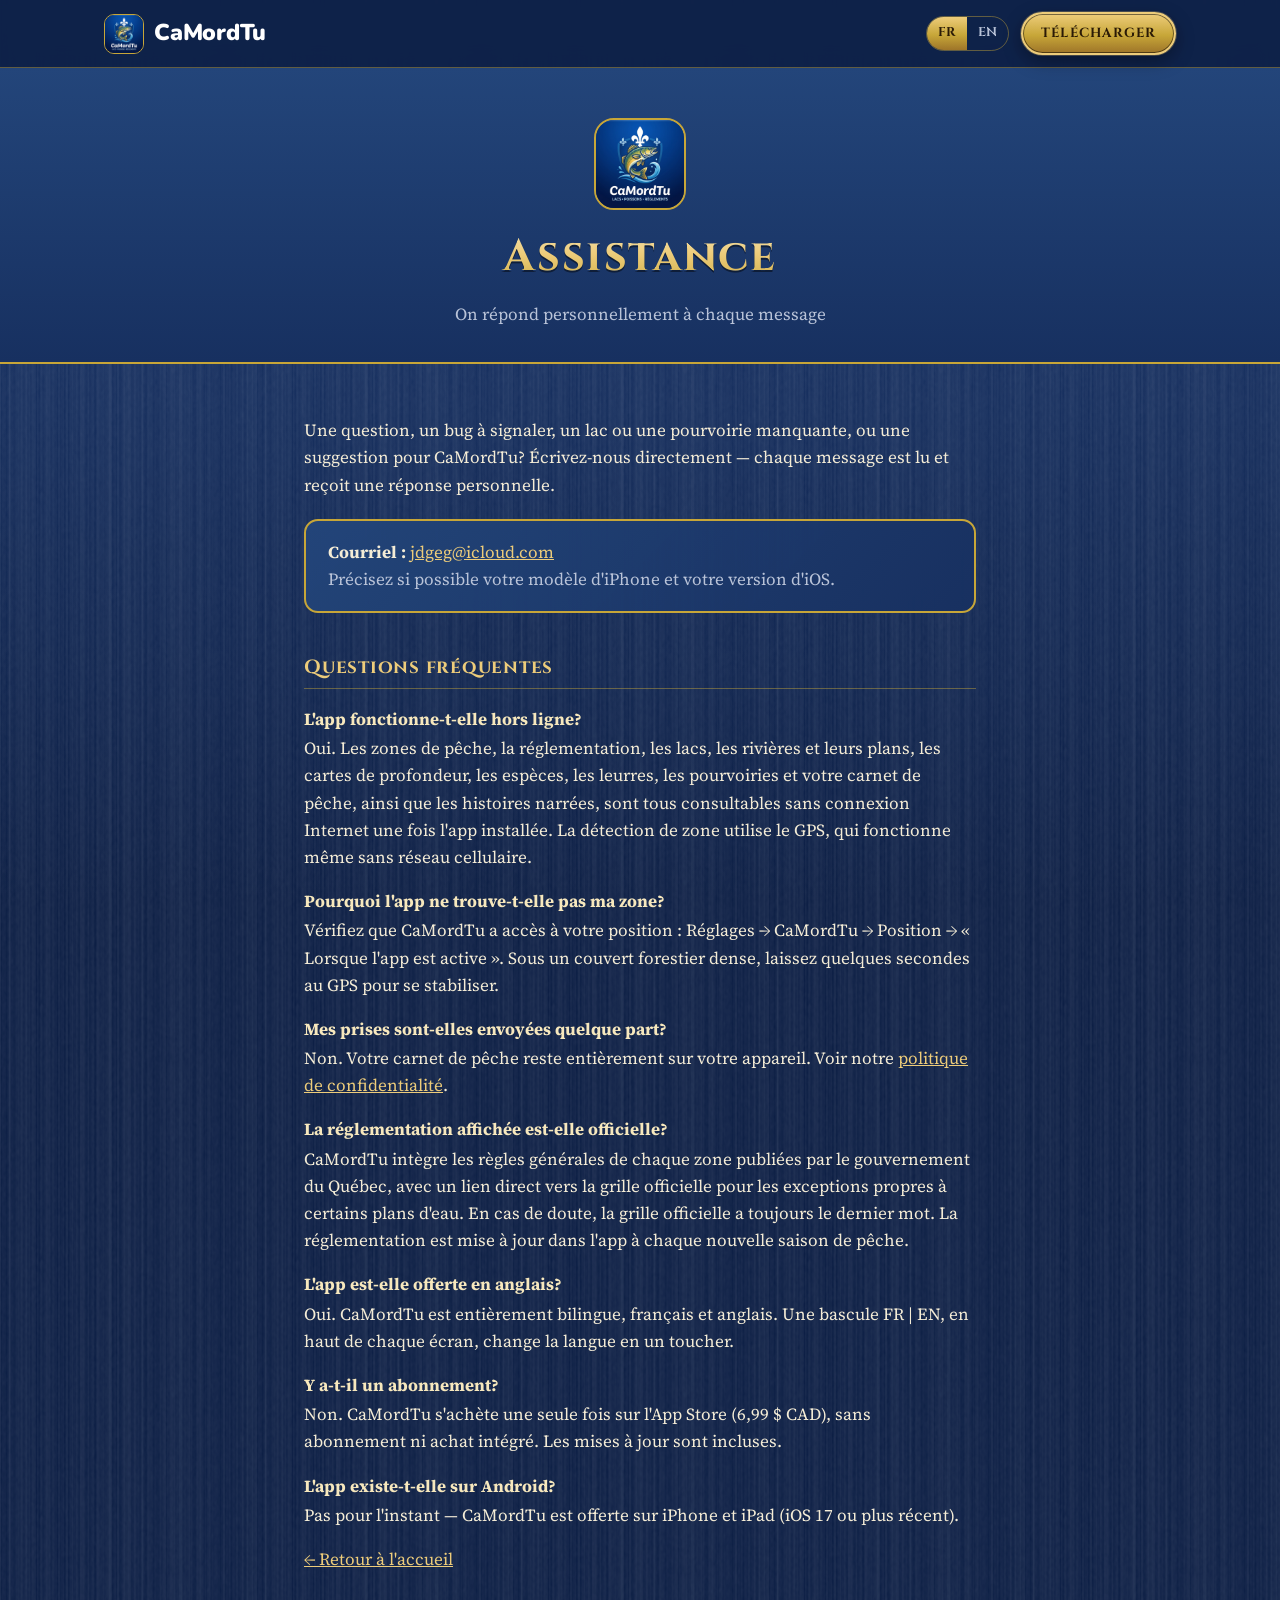
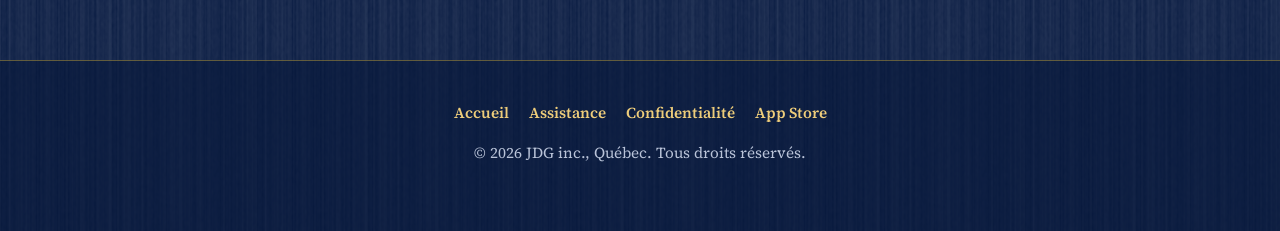
<file: support.html>
<!DOCTYPE html>
<html lang="fr-CA">
<head>
<meta charset="UTF-8">
<meta name="viewport" content="width=device-width, initial-scale=1">
<title>Assistance — CaMordTu</title>
<meta name="description" content="Assistance CaMordTu : contact, questions fréquentes sur le mode hors ligne, la réglementation et le carnet de pêche.">
<link rel="canonical" href="https://camordtu.netlify.app/support.html">
<link rel="alternate" hreflang="fr-CA" href="https://camordtu.netlify.app/support.html">
<link rel="alternate" hreflang="en" href="https://camordtu.netlify.app/support-en.html">
<meta name="theme-color" content="#173060">
<link rel="icon" type="image/png" sizes="32x32" href="assets/img/favicon-32.png">
<link rel="apple-touch-icon" href="assets/img/apple-touch-icon.png">
<link rel="preconnect" href="https://fonts.googleapis.com">
<link rel="preconnect" href="https://fonts.gstatic.com" crossorigin>
<link href="https://fonts.googleapis.com/css2?family=Cinzel:wght@600;700&family=Nunito:wght@900&family=Source+Serif+4:opsz,wght@8..60,400;8..60,600;8..60,700&display=swap" rel="stylesheet">
<link rel="stylesheet" href="assets/style.css">
</head>
<body>
<header class="top">
  <div class="wrap">
    <a class="brand" href="./"><img src="assets/img/apple-touch-icon.png" alt="" width="40" height="40"><span class="wordmark">CaMordTu</span></a>
    <div class="top-right">
      <div class="lang-toggle"><a href="support.html" lang="fr" class="active">FR</a><a href="support-en.html" lang="en">EN</a></div>
      <a class="btn-gold solid" href="https://apps.apple.com/ca/app/camordtu/id6815033212">Télécharger</a>
    </div>
  </div>
</header>
<div class="page-head">
  <img class="crest-sm" src="assets/img/logo.png" alt="" width="92" height="92">
  <h1 class="engraved">Assistance</h1>
  <p>On répond personnellement à chaque message</p>
</div>
<main class="doc">
  <p>Une question, un bug à signaler, un lac ou une pourvoirie manquante, ou une suggestion pour CaMordTu? Écrivez-nous directement — chaque message est lu et reçoit une réponse personnelle.</p>
  <div class="card"><strong>Courriel :</strong> <a href="mailto:jdgeg@icloud.com?subject=CaMordTu">jdgeg@icloud.com</a><br><span style="color:var(--muted)">Précisez si possible votre modèle d'iPhone et votre version d'iOS.</span></div>

  <h2>Questions fréquentes</h2>
  <p class="faq-q">L'app fonctionne-t-elle hors ligne?</p>
  <p>Oui. Les zones de pêche, la réglementation, les lacs, les rivières et leurs plans, les cartes de profondeur, les espèces, les leurres, les pourvoiries et votre carnet de pêche, ainsi que les histoires narrées, sont tous consultables sans connexion Internet une fois l'app installée. La détection de zone utilise le GPS, qui fonctionne même sans réseau cellulaire.</p>

  <p class="faq-q">Pourquoi l'app ne trouve-t-elle pas ma zone?</p>
  <p>Vérifiez que CaMordTu a accès à votre position : Réglages → CaMordTu → Position → « Lorsque l'app est active ». Sous un couvert forestier dense, laissez quelques secondes au GPS pour se stabiliser.</p>

  <p class="faq-q">Mes prises sont-elles envoyées quelque part?</p>
  <p>Non. Votre carnet de pêche reste entièrement sur votre appareil. Voir notre <a href="privacy.html">politique de confidentialité</a>.</p>

  <p class="faq-q">La réglementation affichée est-elle officielle?</p>
  <p>CaMordTu intègre les règles générales de chaque zone publiées par le gouvernement du Québec, avec un lien direct vers la grille officielle pour les exceptions propres à certains plans d'eau. En cas de doute, la grille officielle a toujours le dernier mot. La réglementation est mise à jour dans l'app à chaque nouvelle saison de pêche.</p>

  <p class="faq-q">L'app est-elle offerte en anglais?</p>
  <p>Oui. CaMordTu est entièrement bilingue, français et anglais. Une bascule FR | EN, en haut de chaque écran, change la langue en un toucher.</p>

  <p class="faq-q">Y a-t-il un abonnement?</p>
  <p>Non. CaMordTu s'achète une seule fois sur l'App Store (6,99 $ CAD), sans abonnement ni achat intégré. Les mises à jour sont incluses.</p>

  <p class="faq-q">L'app existe-t-elle sur Android?</p>
  <p>Pas pour l'instant — CaMordTu est offerte sur iPhone et iPad (iOS 17 ou plus récent).</p>

  <p><a href="./">← Retour à l'accueil</a></p>
</main>
<footer>
  <div class="wrap">
    <div class="foot-links"><a href="./">Accueil</a><a href="support.html">Assistance</a><a href="privacy.html">Confidentialité</a><a href="https://apps.apple.com/ca/app/camordtu/id6815033212">App Store</a></div>
    <p>© 2026 JDG inc., Québec. Tous droits réservés.</p>
  </div>
</footer>
</body>
</html>
</file>
<file: assets/style.css>
/* CaMordTu — site officiel
   Même langage visuel que l'app : marine « lin brossé », or gravé, cuivre, crème. */
:root {
  --navy-top: #23457a;
  --navy-mid: #173060;
  --navy-bottom: #0d1f45;
  --deep: #061739;
  --gold: #c7a638;
  --bronze-light: #edcc7a;
  --bronze-dark: #9e7529;
  --cream: #f7e8bd;
  --copper-light: #de9e73;
  --copper-dark: #8f5436;
  --text: #f4ecd6;
  --muted: #b9c3d8;
  --line: rgba(199, 166, 56, 0.45);
  --gold-grad: linear-gradient(180deg, var(--bronze-light) 0%, var(--gold) 55%, var(--bronze-dark) 100%);
  --title-grad: linear-gradient(180deg, var(--cream) 0%, var(--bronze-light) 45%, var(--gold) 100%);
  --copper-grad: linear-gradient(180deg, var(--copper-light) 0%, #bd754d 50%, var(--copper-dark) 100%);
  --card-grad: linear-gradient(135deg, rgba(35, 69, 122, 0.96) 0%, rgba(23, 48, 96, 0.98) 100%);
}

* { box-sizing: border-box; }
html { scroll-behavior: smooth; scroll-padding-top: 84px; }
body {
  margin: 0;
  font-family: 'Source Serif 4', 'New York', Georgia, serif;
  font-size: 17px;
  line-height: 1.6;
  color: var(--text);
  background-color: var(--navy-bottom);
  background-image:
    url("img/navy-texture.png"),
    linear-gradient(180deg, var(--navy-top) 0%, var(--navy-mid) 40%, var(--navy-bottom) 100%);
  background-attachment: scroll, fixed;
}
img { max-width: 100%; display: block; }
a { color: var(--bronze-light); }
.wrap { max-width: 1120px; margin: 0 auto; padding: 0 24px; }
@media (max-width: 480px) { .wrap { padding: 0 16px; } }

/* ---------- Typo ---------- */
.engraved {
  font-family: 'Cinzel', 'Trajan Pro', Georgia, serif;
  font-weight: 700;
  letter-spacing: 0.04em;
  background: var(--title-grad);
  -webkit-background-clip: text;
  background-clip: text;
  color: transparent;
  filter: drop-shadow(0 2px 0 rgba(0, 0, 0, 0.45));
}
.wordmark {
  font-family: 'Nunito', system-ui, sans-serif;
  font-weight: 900;
  letter-spacing: -0.01em;
  color: #fff;
}
.eyebrow {
  display: flex; align-items: center; justify-content: center; gap: 12px;
  font-family: 'Cinzel', Georgia, serif; font-weight: 600;
  color: var(--bronze-light); font-size: 0.85em; letter-spacing: 0.18em; text-transform: uppercase;
  margin: 0 0 14px;
}
.eyebrow img { width: 18px; height: auto; opacity: 0.95; }
.eyebrow.left { justify-content: flex-start; }
h2.section-title {
  font-size: clamp(1.7em, 4vw, 2.5em); line-height: 1.12; text-align: center;
  margin: 0 auto 18px; max-width: 820px; text-wrap: balance;
}
p.section-lead { text-align: center; color: var(--muted); max-width: 640px; margin: 0 auto 48px; font-size: 1.05em; }

/* Fleur-de-lys divider, comme sous « EXPLOREZ · PÊCHEZ · ENREGISTREZ » */
.divider { display: flex; align-items: center; gap: 14px; max-width: 360px; margin: 0 auto 22px; }
.divider::before, .divider::after { content: ""; flex: 1; height: 1px; background: linear-gradient(90deg, transparent, var(--gold), transparent); }
.divider img { width: 22px; }

/* ---------- Boutons ---------- */
.btn-gold {
  display: inline-flex; align-items: center; gap: 10px;
  font-family: 'Cinzel', Georgia, serif; font-weight: 700; letter-spacing: 0.08em; text-transform: uppercase;
  color: var(--cream); text-decoration: none; font-size: 0.95em;
  padding: 14px 28px; border-radius: 999px;
  background: linear-gradient(180deg, var(--navy-top), var(--navy-bottom));
  border: 2px solid var(--gold);
  box-shadow: inset 0 0 0 1px rgba(0, 0, 0, 0.5), 0 0 0 1px rgba(237, 204, 122, 0.25), 0 6px 18px rgba(0, 0, 0, 0.35);
  transition: transform 0.15s ease, box-shadow 0.15s ease;
}
.btn-gold:hover { transform: translateY(-1px); box-shadow: inset 0 0 0 1px rgba(0,0,0,.5), 0 0 0 3px rgba(237,204,122,.25), 0 10px 24px rgba(0,0,0,.4); }
.btn-gold.solid { background: var(--gold-grad); color: #2a1a06; border-color: var(--bronze-light); }
.btn-ghost {
  display: inline-flex; align-items: center; font-family: 'Cinzel', Georgia, serif; font-weight: 600;
  letter-spacing: 0.08em; text-transform: uppercase; font-size: 0.9em;
  color: var(--bronze-light); text-decoration: none; padding: 14px 22px;
}
.btn-ghost:hover { color: var(--cream); }
.appstore-icon { width: 20px; height: 20px; flex: none; }

/* ---------- En-tête ---------- */
header.top {
  position: sticky; top: 0; z-index: 20;
  background: rgba(13, 31, 69, 0.92);
  -webkit-backdrop-filter: blur(10px); backdrop-filter: blur(10px);
  border-bottom: 1px solid var(--line);
}
header.top .wrap { display: flex; align-items: center; justify-content: space-between; gap: 18px; padding-top: 12px; padding-bottom: 12px; }
.brand { display: flex; align-items: center; gap: 10px; text-decoration: none; }
.brand img { width: 40px; height: 40px; border-radius: 10px; border: 1px solid var(--gold); }
.brand .wordmark { font-size: 1.35em; }
nav.top-nav { display: flex; gap: 26px; }
nav.top-nav a {
  font-family: 'Cinzel', Georgia, serif; font-weight: 600; font-size: 0.82em; letter-spacing: 0.1em;
  text-transform: uppercase; color: var(--muted); text-decoration: none;
}
nav.top-nav a:hover { color: var(--bronze-light); }
.top-right { display: flex; align-items: center; gap: 12px; }
.lang-toggle { display: flex; border: 1px solid var(--line); border-radius: 999px; overflow: hidden; }
.lang-toggle a { font-family: 'Cinzel', Georgia, serif; font-weight: 700; font-size: 0.75em; padding: 6px 11px; color: var(--muted); text-decoration: none; }
.lang-toggle a.active { background: var(--gold-grad); color: #2a1a06; }
.top-right .btn-gold { padding: 9px 18px; font-size: 0.78em; }
@media (max-width: 1080px) { nav.top-nav { display: none; } }
header.top .brand { flex: none; }
@media (max-width: 480px) { .top-right .btn-gold { display: none; } }

/* ---------- Hero ---------- */
section.hero { position: relative; overflow: hidden; padding: 64px 0 0; }
.hero::after { /* bande de lac en bas du hero, comme l'écran d'accueil de l'app */
  content: ""; position: absolute; left: 0; right: 0; bottom: 0; height: 42%;
  background: url("img/lac-chat.jpg") center 60% / cover no-repeat;
  -webkit-mask-image: linear-gradient(180deg, transparent 0%, #000 55%);
  mask-image: linear-gradient(180deg, transparent 0%, #000 55%);
  opacity: 0.55; z-index: 0;
}
.hero .wrap { position: relative; z-index: 1; }
.hero-grid { display: grid; grid-template-columns: 1.1fr 0.9fr; gap: 48px; align-items: center; padding-bottom: 72px; }
@media (max-width: 880px) { .hero-grid { grid-template-columns: 1fr; text-align: center; } }
.crest { position: relative; width: 210px; margin: 0 0 18px -8px; }
@media (max-width: 880px) { .crest { margin: 0 auto 18px; } }
.crest .fleur { width: 64px; margin: 0 auto -10px; position: relative; z-index: 2; filter: drop-shadow(0 3px 4px rgba(0,0,0,.4)); }
.crest .shield {
  width: 170px; height: 190px; margin: 0 auto; position: relative;
  background: linear-gradient(180deg, #1c4a8c, #0b2150);
  border: 3px solid var(--gold);
  border-radius: 14px 14px 50% 50% / 14px 14px 36% 36%;
  box-shadow: inset 0 0 0 2px rgba(0,0,0,.45), 0 0 0 2px rgba(237,204,122,.3), 0 14px 30px rgba(0,0,0,.45);
  display: grid; place-items: center;
}
.crest .shield img { width: 150px; margin-top: 6px; }
.hero h1 { margin: 0 0 6px; font-size: clamp(2.6em, 7vw, 4.2em); line-height: 1; }
.hero .tagline {
  font-family: 'Cinzel', Georgia, serif; font-weight: 700; letter-spacing: 0.08em; text-transform: uppercase;
  color: var(--bronze-light); font-size: clamp(1em, 2.4vw, 1.25em); margin: 16px 0 18px; line-height: 1.4;
}
.hero p.lead { color: var(--text); opacity: 0.9; font-size: 1.1em; max-width: 540px; margin: 0 0 30px; }
@media (max-width: 880px) { .hero p.lead { margin-left: auto; margin-right: auto; } }
.hero-ctas { display: flex; gap: 10px; flex-wrap: wrap; align-items: center; margin-bottom: 26px; }
@media (max-width: 880px) { .hero-ctas { justify-content: center; } }
.hero-bullets { list-style: none; padding: 0; margin: 0; display: grid; gap: 10px; }
.hero-bullets li { display: flex; align-items: center; gap: 12px; font-family: 'Cinzel', Georgia, serif; font-weight: 600; font-size: 0.86em; letter-spacing: 0.06em; text-transform: uppercase; color: var(--cream); }
.hero-bullets svg { width: 30px; flex: none; }
@media (max-width: 880px) { .hero-bullets { justify-items: center; } }

/* iPhone */
.phone {
  width: min(300px, 78vw); margin: 0 auto; padding: 10px; border-radius: 46px;
  background: linear-gradient(145deg, #3a3f4a, #0c0e12 60%, #2a2e36);
  box-shadow: 0 0 0 2px rgba(199,166,56,.35), 0 30px 60px rgba(0,0,0,.55);
}
.phone img { border-radius: 37px; width: 100%; height: auto; }

/* ---------- Bandeau chiffres ---------- */
section.numbers { padding: 0 0 70px; position: relative; z-index: 2; margin-top: -1px; }
.num-grid {
  display: grid; grid-template-columns: repeat(6, 1fr);
  border: 2px solid var(--gold); border-radius: 16px; overflow: hidden;
  background: var(--card-grad); box-shadow: inset 0 0 0 1px rgba(0,0,0,.5), 0 18px 40px rgba(0,0,0,.35);
}
@media (max-width: 900px) { .num-grid { grid-template-columns: repeat(3, 1fr); } }
@media (max-width: 520px) { .num-grid { grid-template-columns: repeat(2, 1fr); } }
.num { padding: 22px 14px; text-align: center; border-right: 1px solid var(--line); border-bottom: 1px solid var(--line); }
.num b { display: block; font-family: 'Cinzel', Georgia, serif; font-size: 1.9em; line-height: 1.1; background: var(--title-grad); -webkit-background-clip: text; background-clip: text; color: transparent; }
.num span { font-size: 0.85em; color: var(--muted); }

/* ---------- Fonctionnalités (tuiles comme le menu de l'app) ---------- */
section.features { padding: 70px 0; }
.tile-grid { display: grid; grid-template-columns: repeat(3, 1fr); gap: 22px; }
@media (max-width: 900px) { .tile-grid { grid-template-columns: repeat(2, 1fr); } }
@media (max-width: 580px) { .tile-grid { grid-template-columns: 1fr; } }
.tile {
  background: var(--card-grad); border: 2px solid var(--gold); border-radius: 16px; padding: 26px 24px 24px;
  box-shadow: inset 0 0 0 1px rgba(0,0,0,.5), inset 0 0 0 3px rgba(237,204,122,.12), 0 10px 26px rgba(0,0,0,.3);
}
.tile .icon { width: 58px; height: 58px; margin-bottom: 14px; }
.tile h3 { font-family: 'Cinzel', Georgia, serif; font-weight: 700; font-size: 1.05em; letter-spacing: 0.06em; text-transform: uppercase; color: var(--cream); margin: 0 0 8px; }
.tile p { margin: 0; color: var(--muted); font-size: 0.97em; }

/* ---------- Bloc « en-tête cuivre » (comme les familles d'espèces) ---------- */
section.split { padding: 60px 0; }
.split-grid { display: grid; grid-template-columns: 1fr 1fr; gap: 56px; align-items: center; }
@media (max-width: 880px) { .split-grid { grid-template-columns: 1fr; } .split-grid .phone { order: -1; } }
.panel { border: 2px solid var(--gold); border-radius: 16px; overflow: hidden; background: var(--card-grad); box-shadow: 0 14px 32px rgba(0,0,0,.35); }
.panel .panel-head { background: var(--copper-grad); color: #2a1206; font-family: 'Cinzel', Georgia, serif; font-weight: 700; text-align: center; font-size: 1.15em; padding: 10px 16px; border-bottom: 2px solid var(--gold); letter-spacing: 0.03em; }
.panel .panel-head.gold { background: var(--gold-grad); }
.panel ul { list-style: none; margin: 0; padding: 6px 22px; }
.panel li { padding: 12px 0; border-bottom: 1px solid rgba(199,166,56,.25); display: flex; justify-content: space-between; gap: 14px; }
.panel li:last-child { border-bottom: none; }
.panel li::after { content: "›"; color: var(--bronze-light); font-weight: 700; }
.panel li.plain::after { content: none; }
.split h2 { text-align: left; margin-left: 0; }
.split p { color: var(--muted); }
@media (max-width: 880px) { .split h2 { text-align: center; } }

/* ---------- Galerie d'écrans ---------- */
section.gallery { padding: 70px 0 60px; }
.shots { display: flex; gap: 22px; overflow-x: auto; scroll-snap-type: x mandatory; padding: 10px 24px 26px; }
.shots::-webkit-scrollbar { height: 8px; }
.shots::-webkit-scrollbar-thumb { background: var(--bronze-dark); border-radius: 8px; }
.shots figure { flex: 0 0 auto; width: 230px; margin: 0; scroll-snap-align: center; text-align: center; }
.shots img { border-radius: 26px; border: 2px solid var(--gold); box-shadow: 0 14px 30px rgba(0,0,0,.4); }
.shots figcaption { margin-top: 12px; font-family: 'Cinzel', Georgia, serif; font-weight: 600; font-size: 0.85em; letter-spacing: 0.06em; color: var(--bronze-light); text-transform: uppercase; }
@media (min-width: 1100px) {
  .shots { display: grid; grid-template-columns: repeat(6, 1fr); max-width: 1120px; margin: 0 auto; overflow: visible; }
  .shots figure { width: auto; }
  .shots.eight { grid-template-columns: repeat(4, 1fr); max-width: 980px; row-gap: 34px; }
}

/* ---------- Note (vie privée / réglementation) ---------- */
section.note { padding: 30px 0 60px; }
.note-box { border-left: 4px solid var(--gold); background: rgba(6, 23, 57, 0.6); border-radius: 12px; padding: 26px 30px; color: var(--muted); }
.note-box b { color: var(--cream); }

/* ---------- Télécharger ---------- */
section.download { position: relative; padding: 90px 0; overflow: hidden; border-top: 2px solid var(--gold); border-bottom: 2px solid var(--gold); }
section.download::before { content: ""; position: absolute; inset: 0; background: url("img/lac-chat.jpg") center / cover no-repeat; opacity: 0.35; }
section.download::after { content: ""; position: absolute; inset: 0; background: linear-gradient(180deg, rgba(13,31,69,.9), rgba(13,31,69,.55) 50%, rgba(13,31,69,.9)); }
section.download .wrap { position: relative; z-index: 1; text-align: center; }
.dl-logo { width: 130px; margin: 0 auto 20px; border-radius: 28px; border: 2px solid var(--gold); box-shadow: 0 16px 36px rgba(0,0,0,.5); }
.price { font-family: 'Cinzel', Georgia, serif; font-weight: 700; font-size: 1.2em; color: var(--cream); margin: 0 0 6px; }
.price small { display: block; font-family: 'Source Serif 4', Georgia, serif; font-weight: 400; font-size: 0.72em; color: var(--muted); margin-top: 4px; }
.req-grid { display: grid; grid-template-columns: repeat(4, 1fr); max-width: 820px; margin: 36px auto 0; border: 1px solid var(--line); border-radius: 14px; overflow: hidden; background: rgba(6,23,57,.6); }
@media (max-width: 640px) { .req-grid { grid-template-columns: 1fr 1fr; } }
.req { padding: 16px 12px; border-right: 1px solid var(--line); border-bottom: 1px solid var(--line); }
.req .label { font-size: 0.75em; letter-spacing: 0.12em; text-transform: uppercase; color: var(--muted); font-family: 'Cinzel', Georgia, serif; }
.req .value { color: var(--bronze-light); font-weight: 600; }
.dl-ctas { display: flex; gap: 10px; flex-wrap: wrap; justify-content: center; margin-top: 26px; }

/* ---------- Contact ---------- */
section.contact { padding: 80px 0; }
.contact-grid { display: grid; grid-template-columns: repeat(3, 1fr); gap: 22px; }
@media (max-width: 820px) { .contact-grid { grid-template-columns: 1fr; } }
.contact-grid .tile a { font-weight: 600; word-break: break-word; }

/* ---------- Pied de page ---------- */
footer { border-top: 1px solid var(--line); padding: 40px 0 50px; text-align: center; color: var(--muted); font-size: 0.9em; background: rgba(6,23,57,.55); }
footer .foot-brand { display: flex; align-items: center; justify-content: center; gap: 10px; margin-bottom: 14px; }
footer .foot-brand img { width: 30px; border-radius: 7px; }
footer .foot-links { margin: 0 0 14px; display: flex; gap: 8px 20px; justify-content: center; flex-wrap: wrap; }
footer .foot-links a { color: var(--bronze-light); text-decoration: none; font-weight: 600; }
footer .credits { font-size: 0.82em; max-width: 720px; margin: 12px auto 0; opacity: 0.85; }
footer .credits a { color: var(--muted); }

/* ---------- Pages simples (assistance / confidentialité) ---------- */
.page-head { text-align: center; padding: 50px 20px 34px; border-bottom: 2px solid var(--gold); background: linear-gradient(180deg, var(--navy-top), var(--navy-mid)); }
.page-head .crest-sm { width: 92px; margin: 0 auto 12px; border-radius: 20px; border: 2px solid var(--gold); }
.page-head h1 { font-size: clamp(1.8em, 5vw, 2.6em); margin: 0; }
.page-head p { color: var(--muted); margin: 8px 0 0; }
.doc { max-width: 720px; margin: 0 auto; padding: 36px 24px 70px; }
@media (max-width: 480px) { .doc { padding: 28px 16px 60px; } }
.doc h2 { font-family: 'Cinzel', Georgia, serif; font-weight: 700; font-size: 1.12em; letter-spacing: 0.04em; color: var(--bronze-light); margin: 2em 0 0.5em; padding-bottom: 6px; border-bottom: 1px solid var(--line); }
.doc .card { border: 2px solid var(--gold); background: var(--card-grad); border-radius: 14px; padding: 18px 22px; margin: 1.2em 0; }
.doc .updated { color: var(--muted); font-size: 0.9em; margin-top: 2.5em; }
.doc .faq-q { font-weight: 700; color: var(--cream); margin-bottom: 2px; }
.doc .faq-q + p { margin-top: 0; }

@media (max-width: 480px) {
  .btn-gold { padding: 12px 20px; font-size: 0.82em; letter-spacing: 0.05em; }
  .shots figure { width: 200px; }
}

/* Nouveautés */
.tile { position: relative; }
.tile.is-new { box-shadow: inset 0 0 0 1px rgba(0,0,0,.5), inset 0 0 0 3px rgba(237,204,122,.25), 0 0 0 2px rgba(237,204,122,.35), 0 10px 26px rgba(0,0,0,.3); }
.new-badge { position: absolute; top: 14px; right: 14px; font-family: 'Cinzel', Georgia, serif; font-weight: 700; font-size: 0.7em; letter-spacing: 0.1em; text-transform: uppercase; color: #2a1a06; background: var(--gold-grad); border-radius: 999px; padding: 4px 10px; }
.split-grid.reverse > .phone { order: -1; }
@media (max-width: 880px) { .split-grid.reverse > .phone { order: -1; } }

.cover-shot { margin: 0 auto; max-width: 340px; transform: rotate(-2deg); }
.cover-shot img { width: 100%; height: auto; border-radius: 6px; box-shadow: 0 0 0 2px rgba(199,166,56,.5), 0 26px 50px rgba(0,0,0,.55); }
@media (max-width: 880px) { .cover-shot { order: -1; max-width: 280px; } }
</file>
